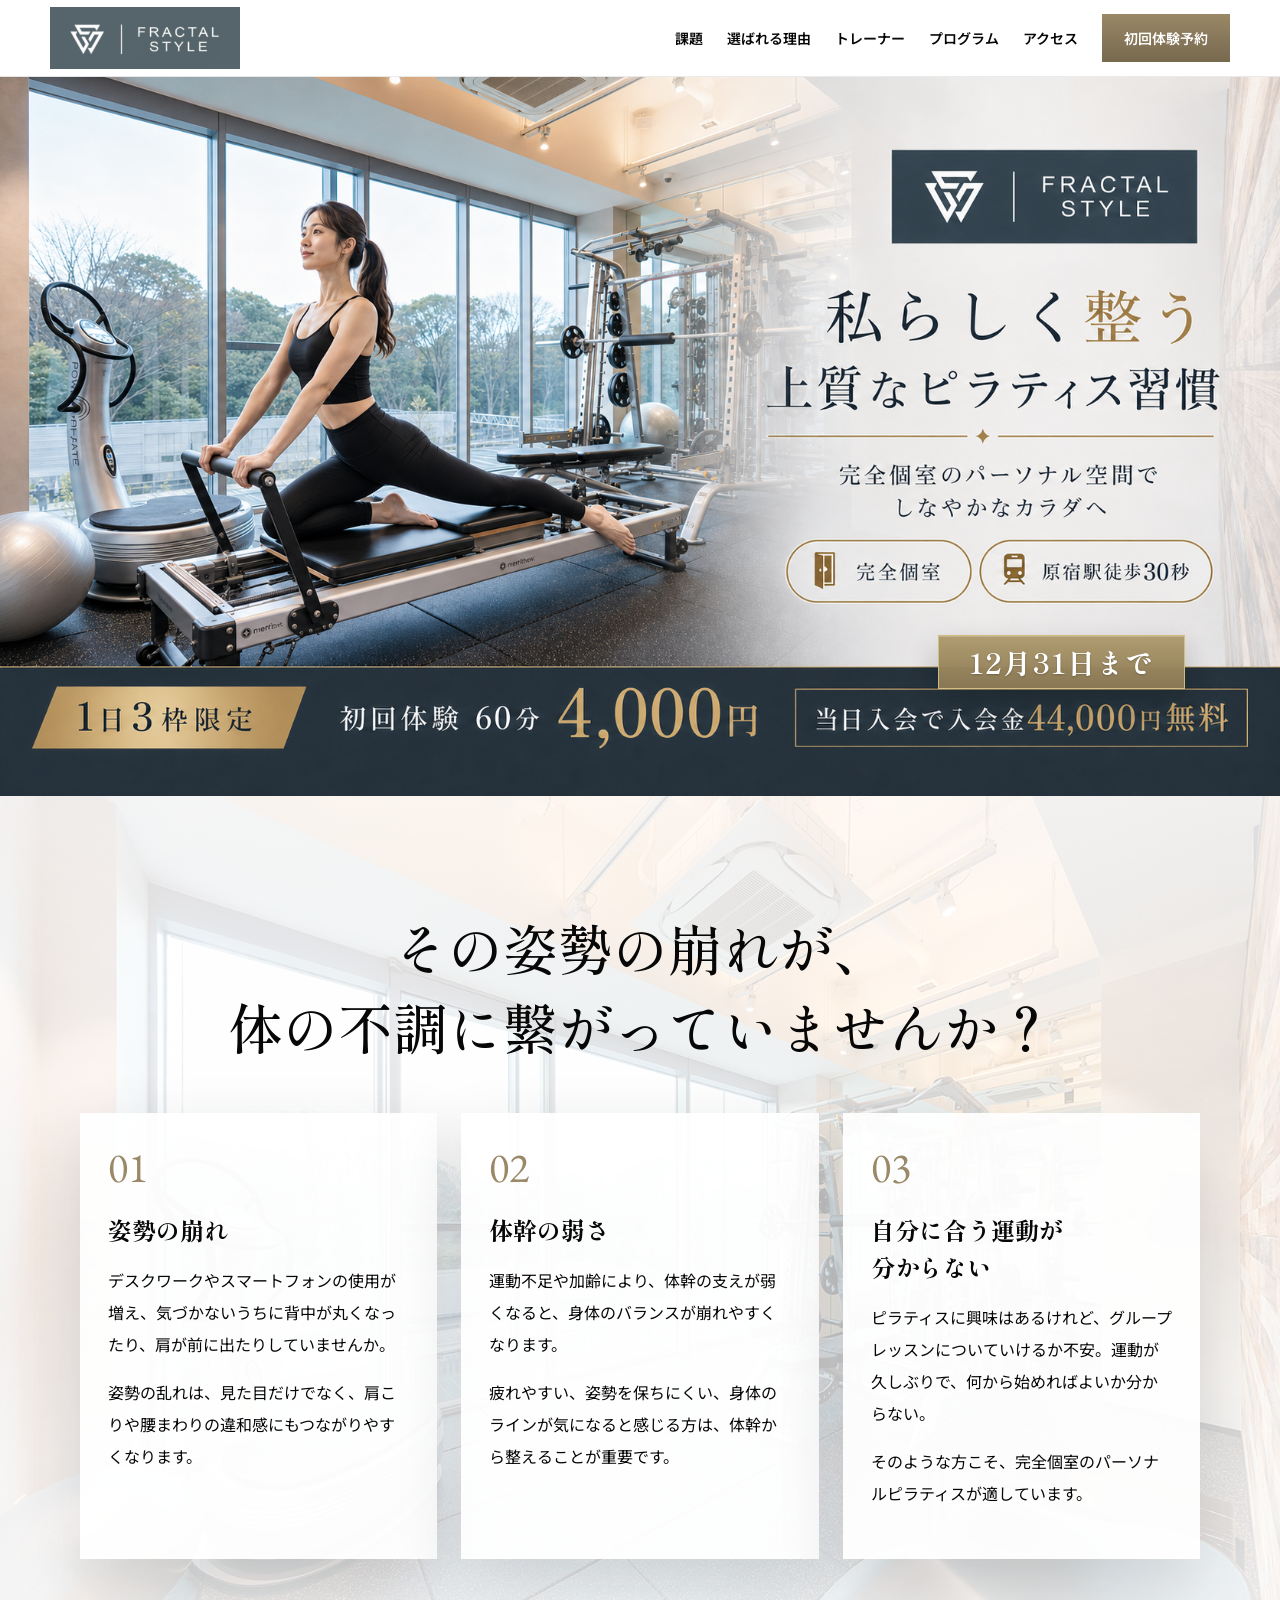
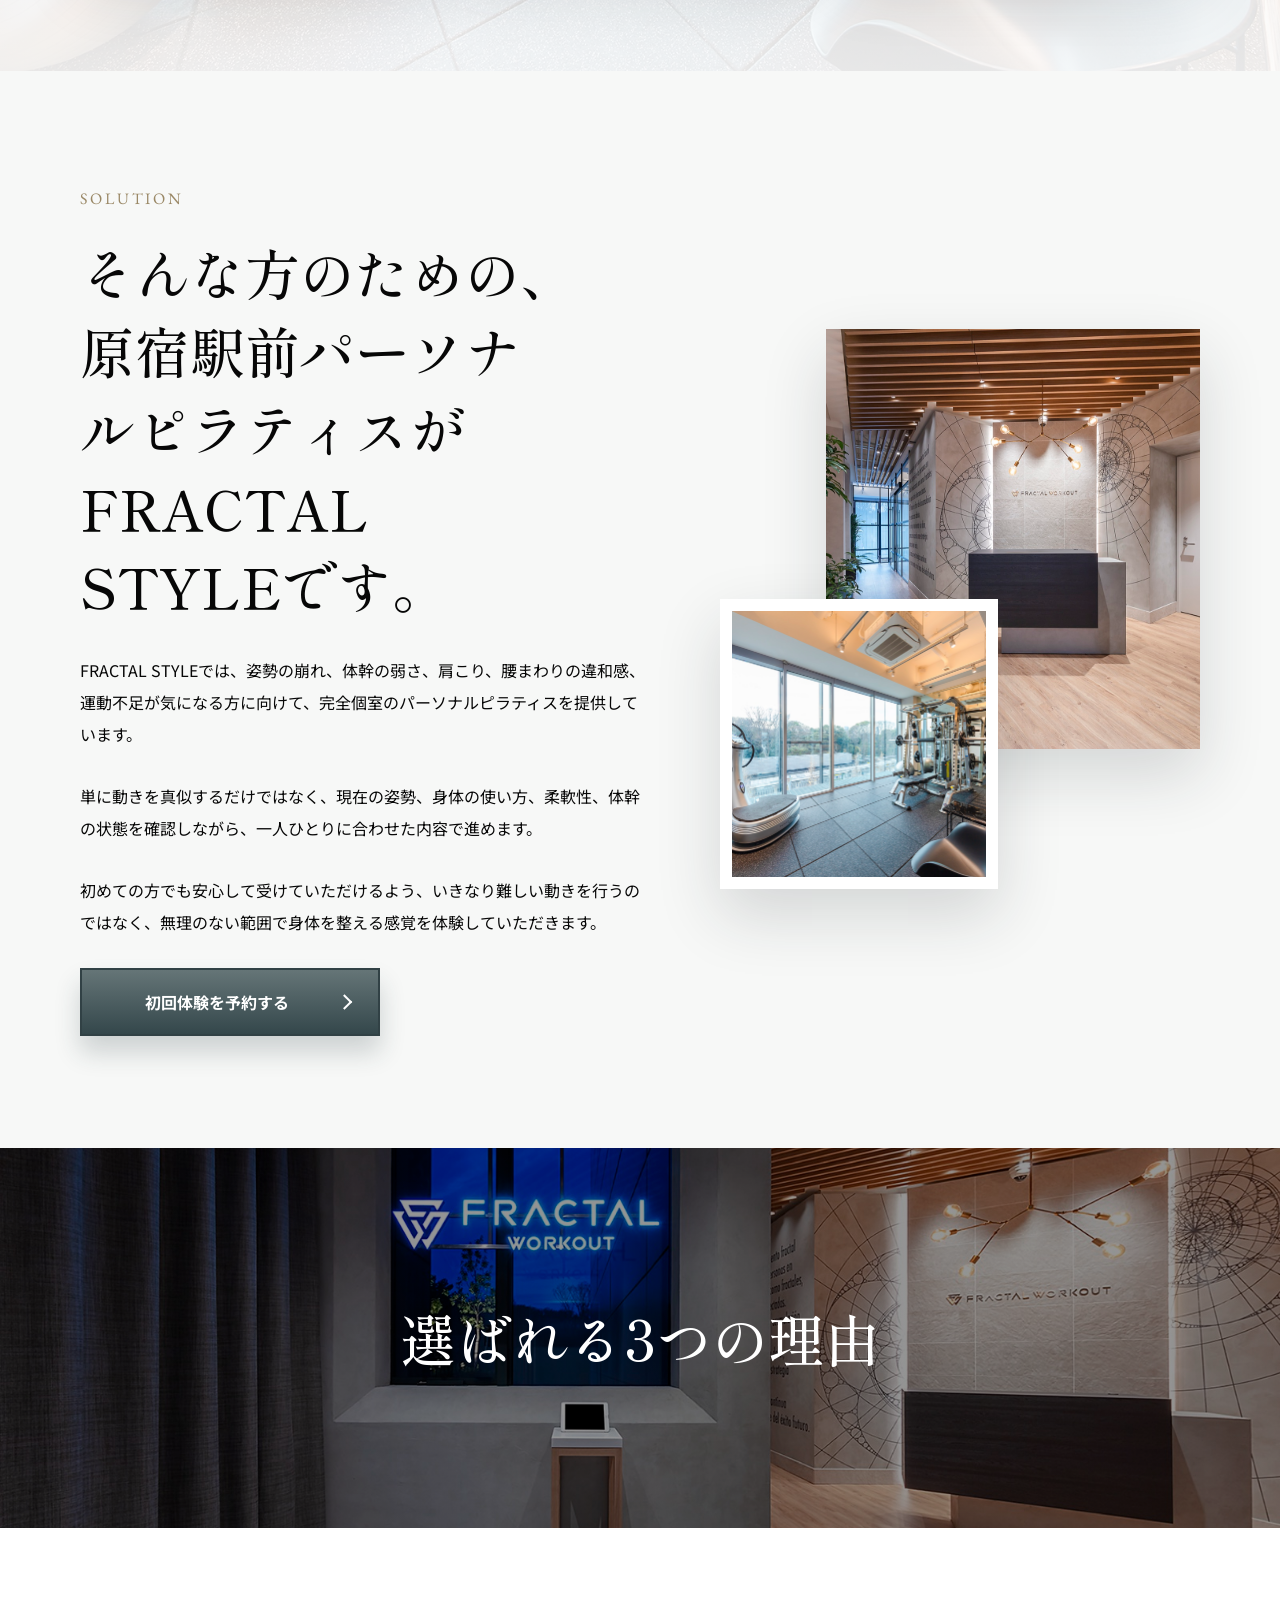
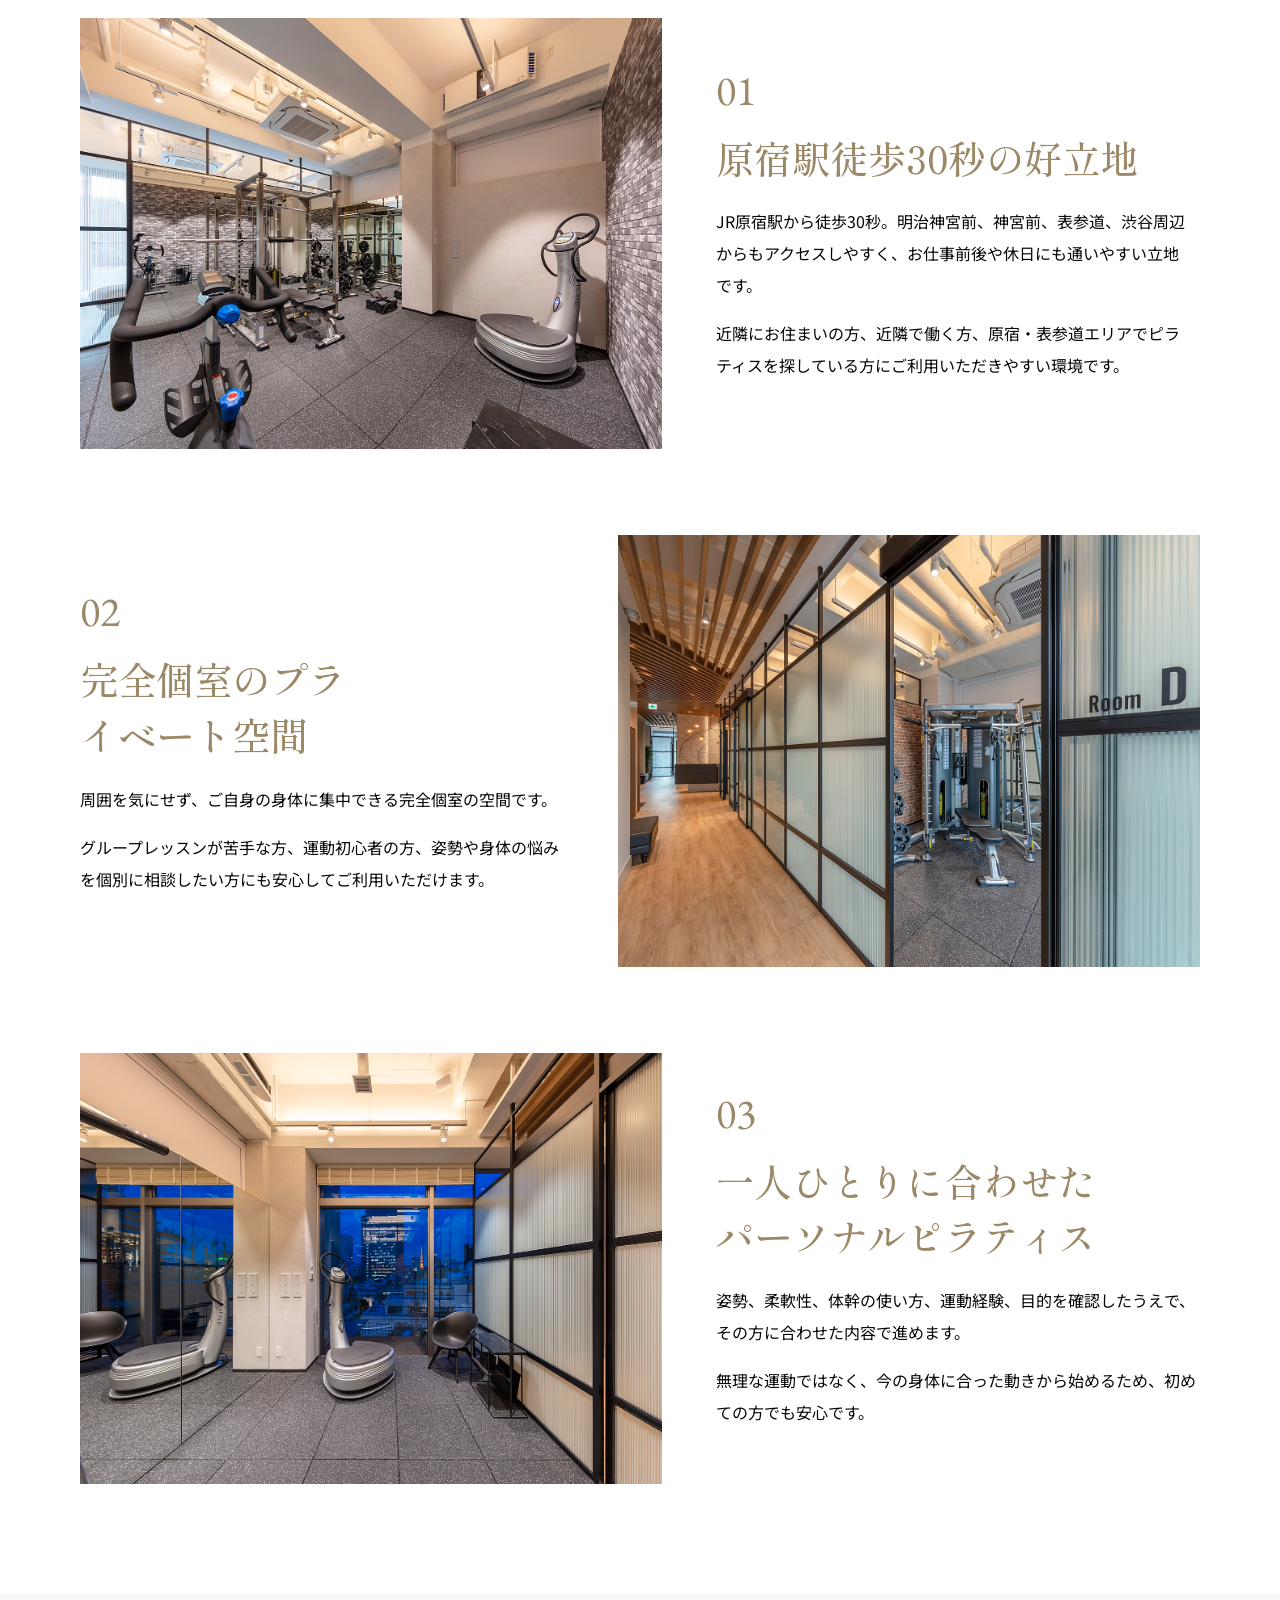
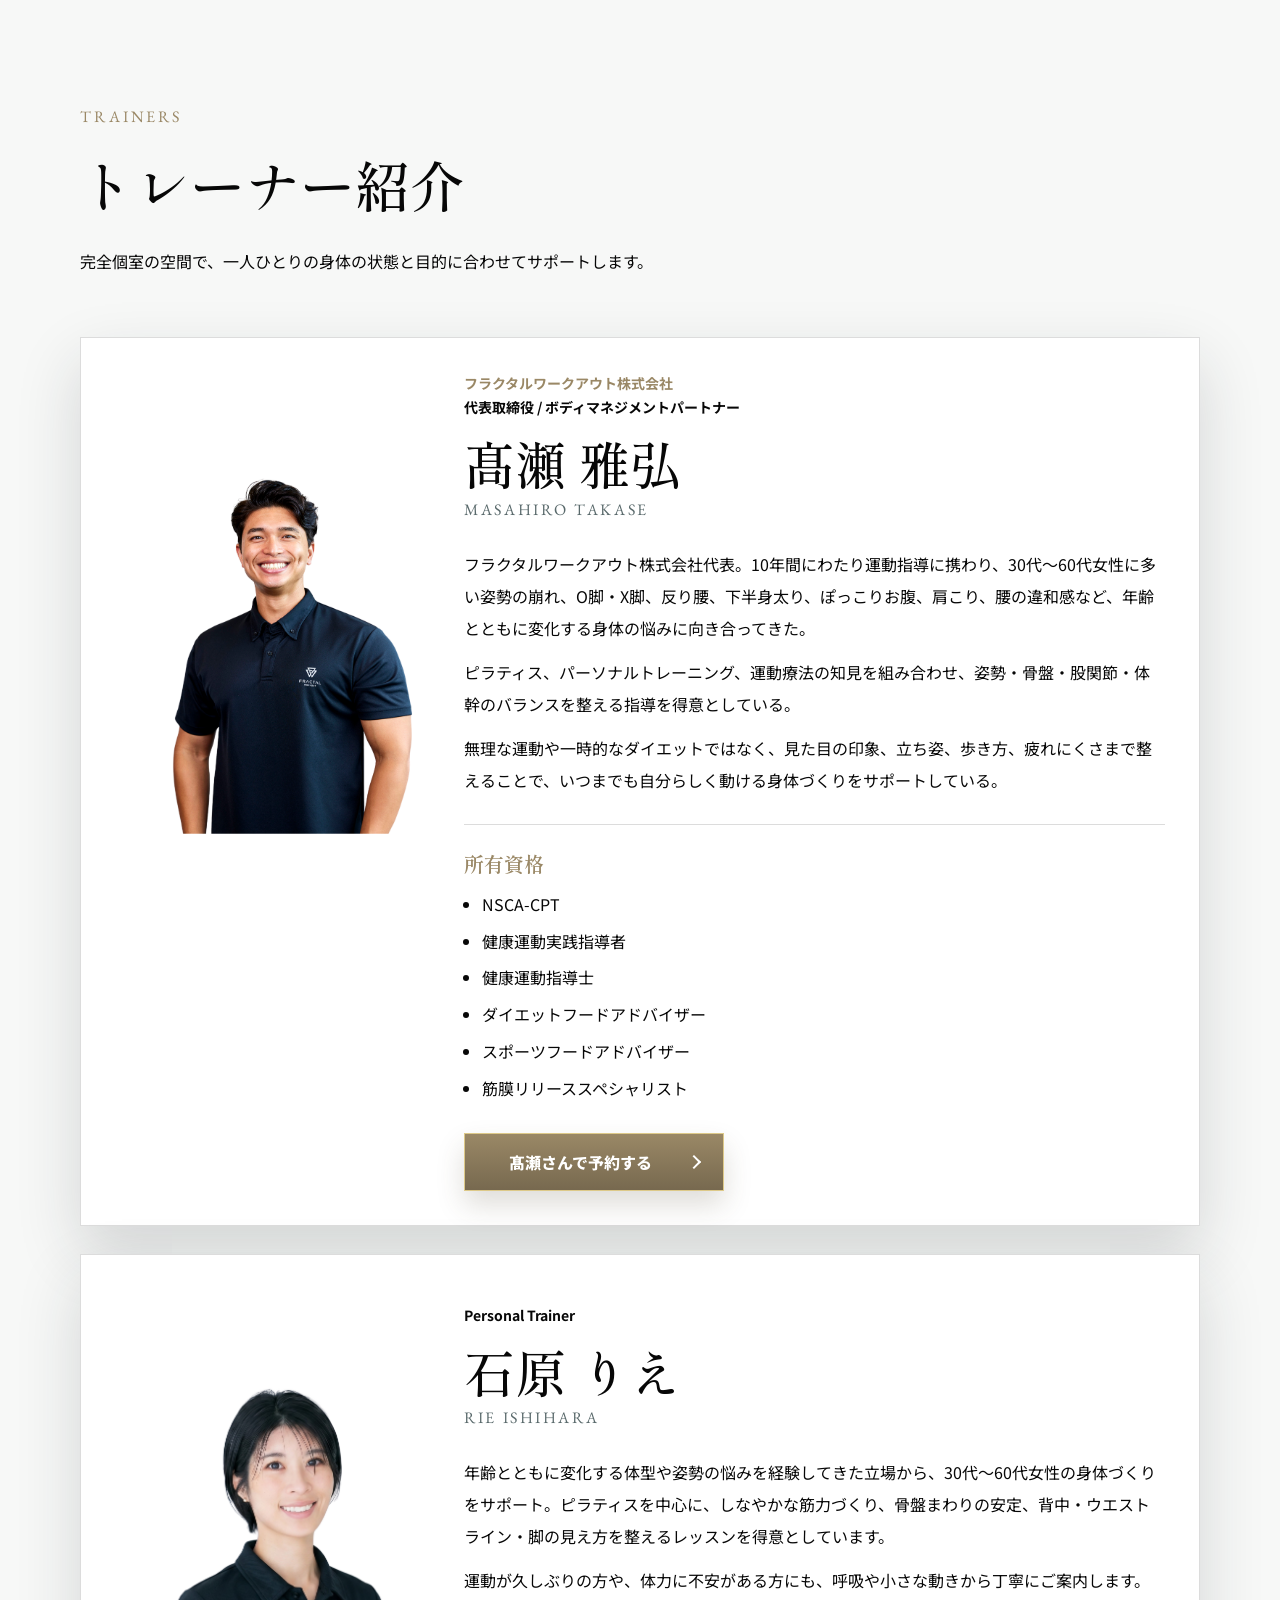
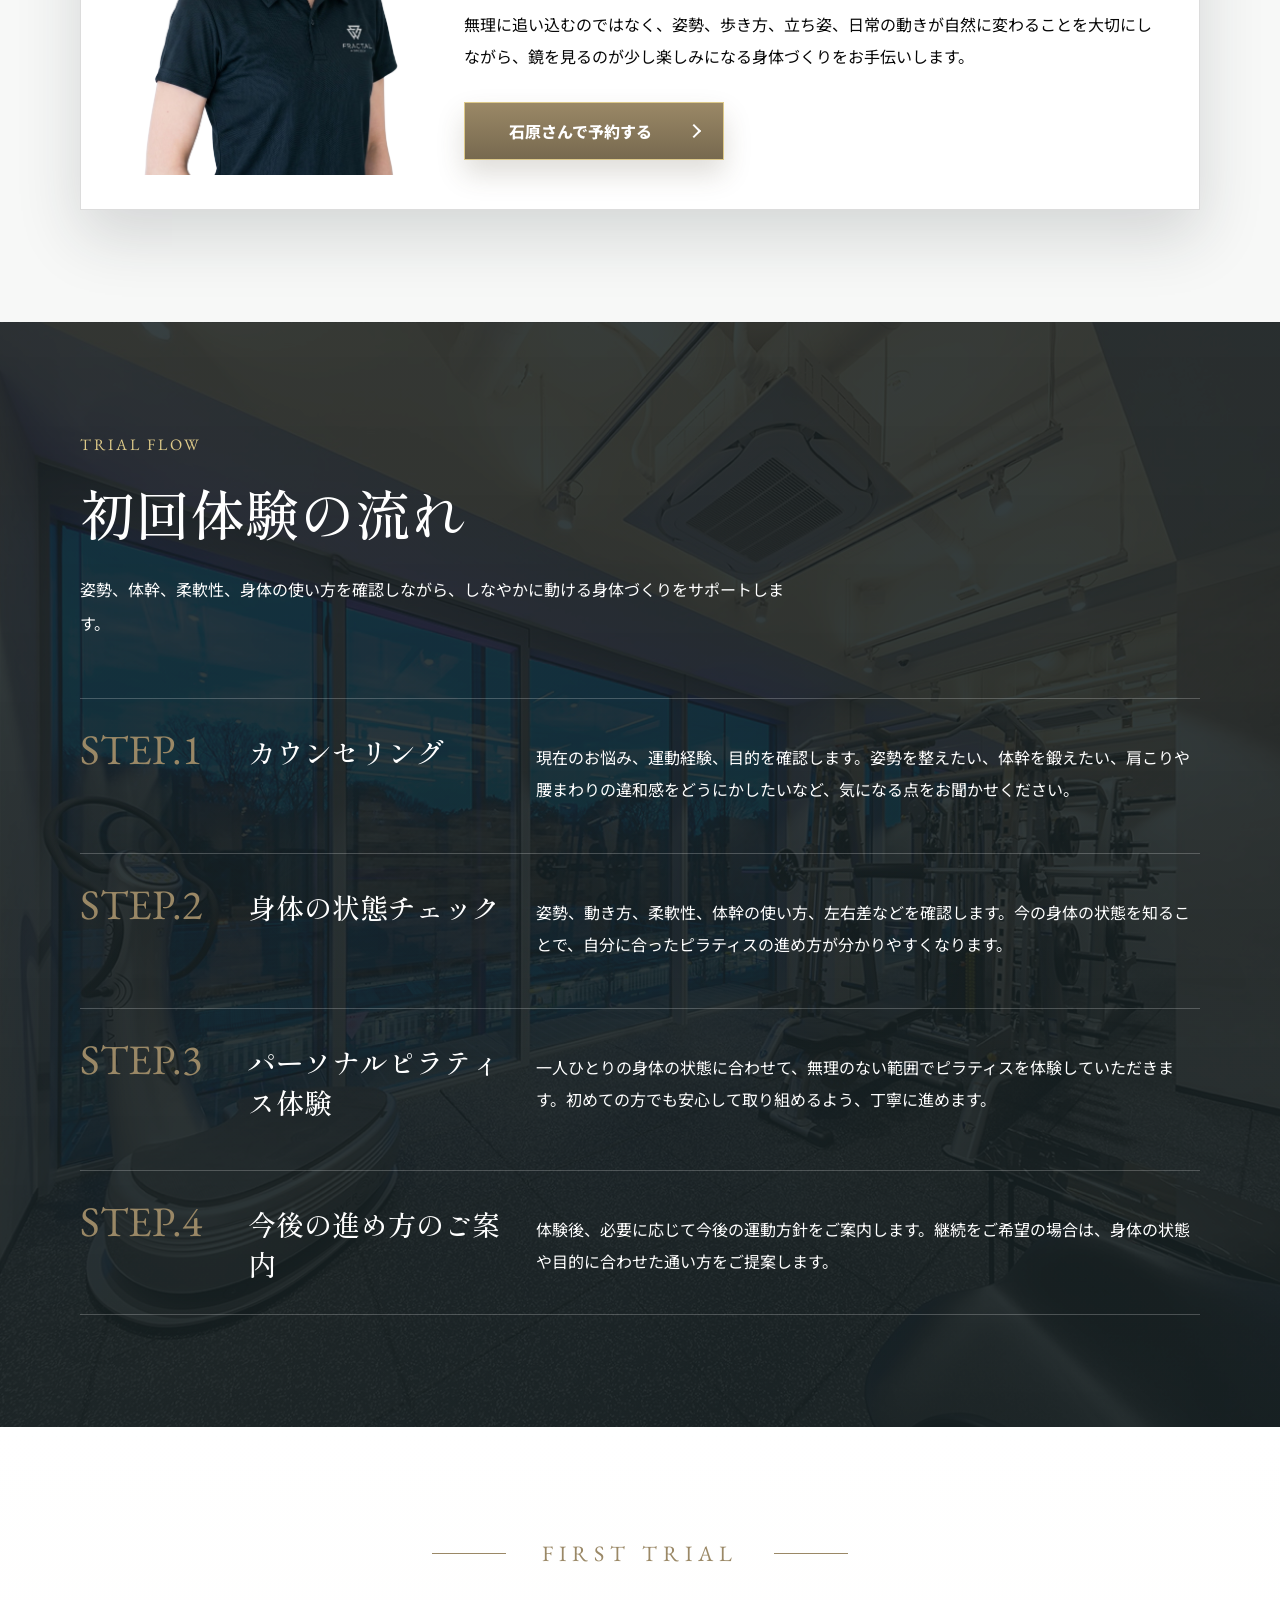
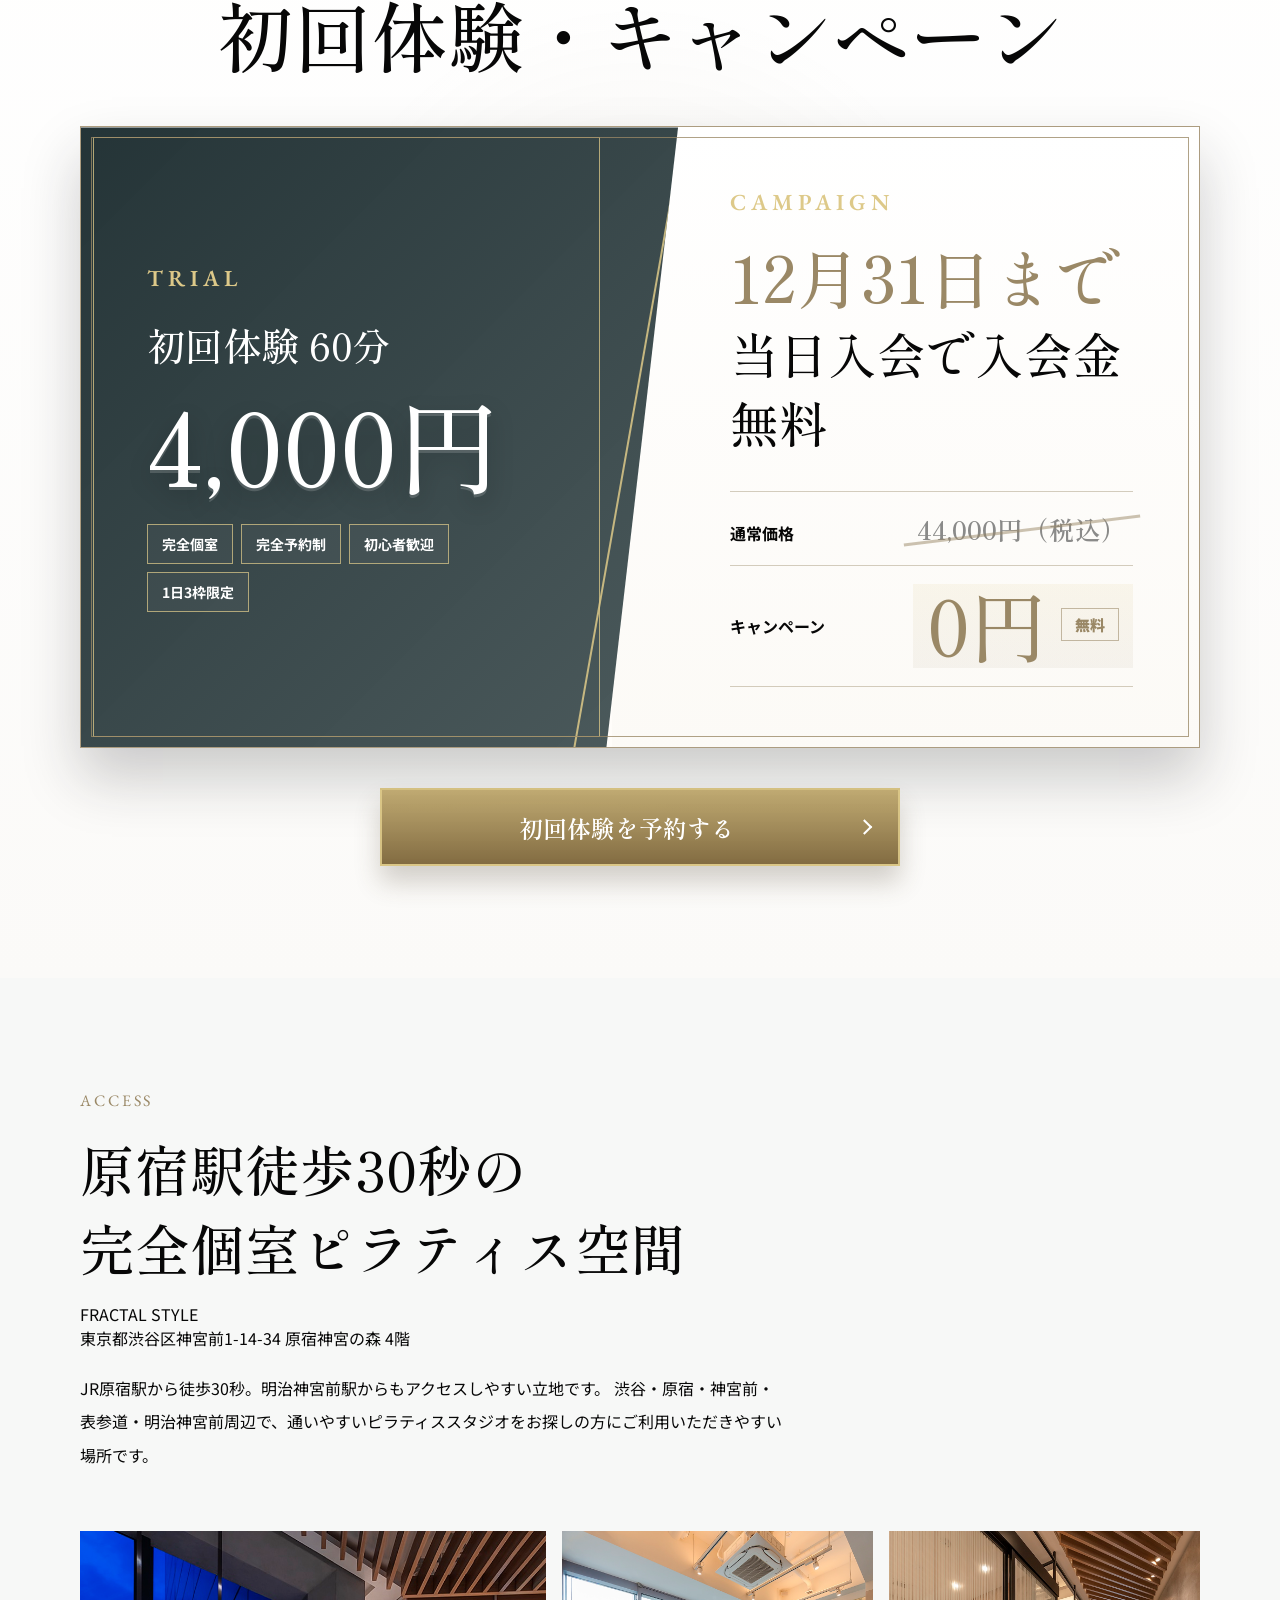
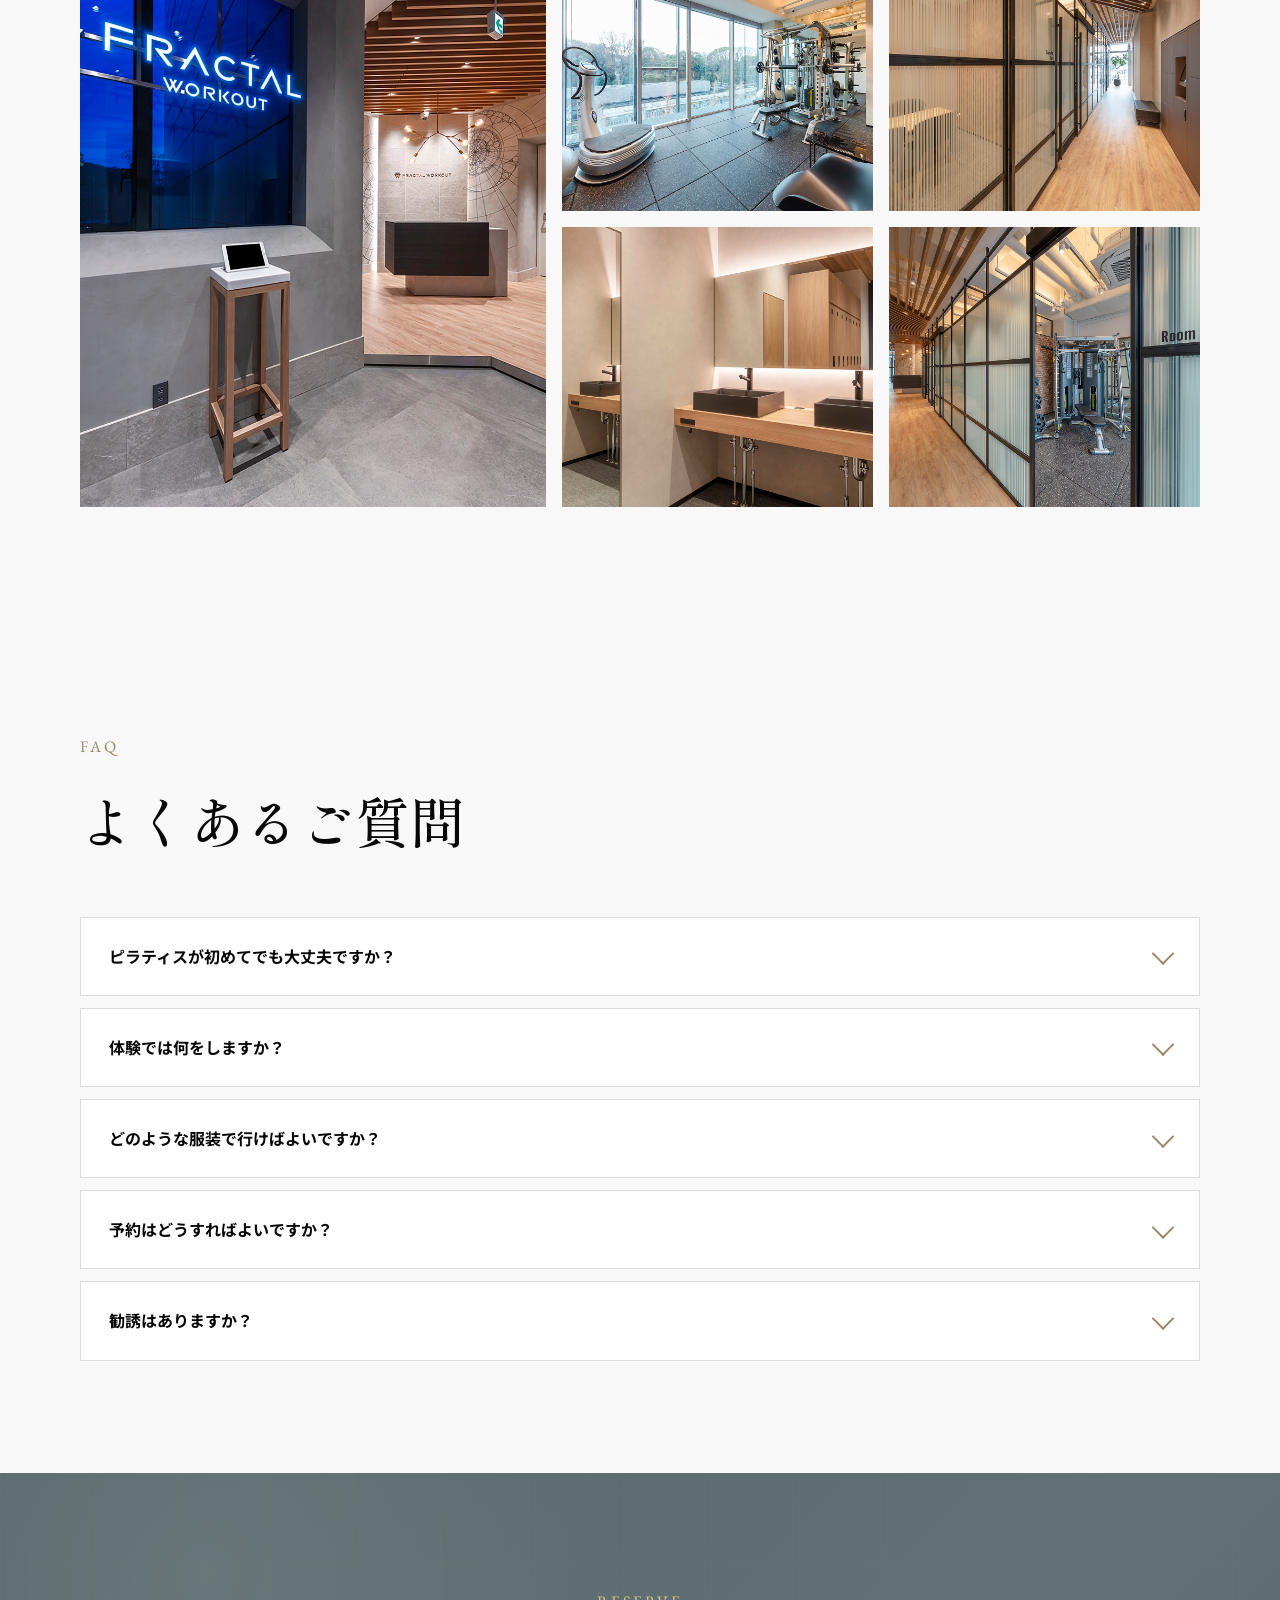
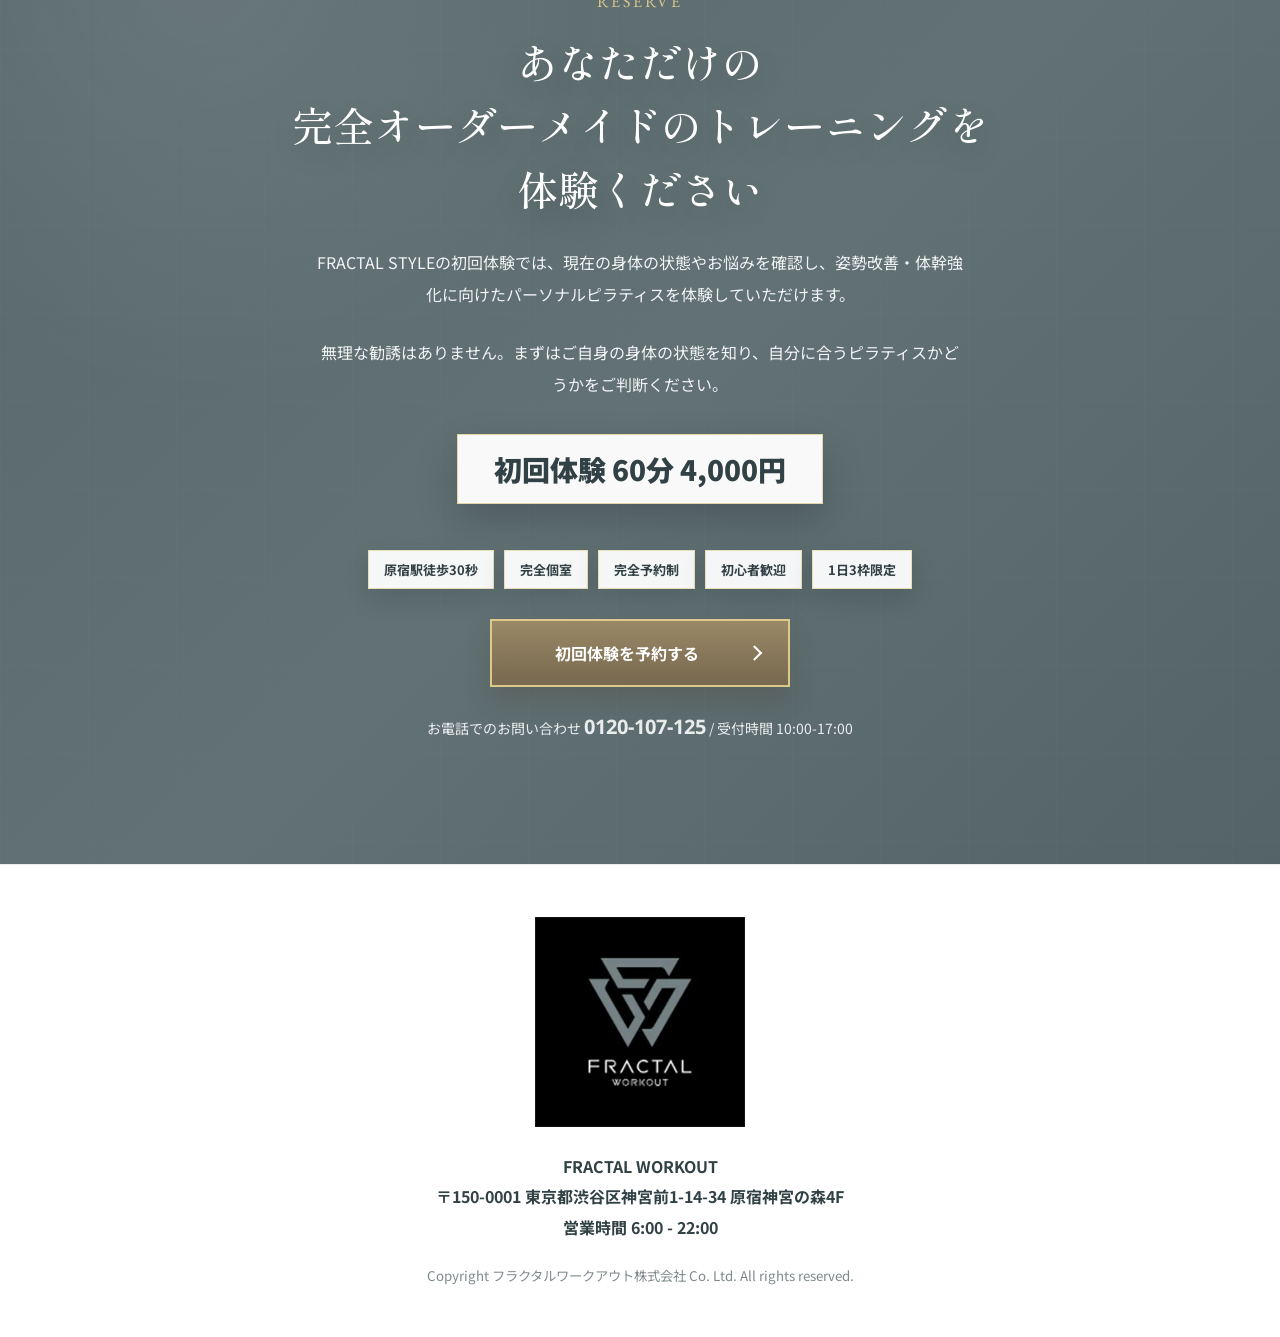
<file: index.html>
<!DOCTYPE html>
<html lang="ja">
  <head>
    <meta charset="UTF-8" />
    <meta name="viewport" content="width=device-width, initial-scale=1.0" />
	    <title>FRACTAL STYLE｜原宿駅前の完全個室パーソナルピラティス</title>
    <meta
      name="description"
	      content="原宿駅徒歩30秒。完全個室で始めるパーソナルピラティス。姿勢改善・体幹強化を目的とした初回体験60分4,000円。"
    />
    <link rel="preconnect" href="https://fonts.googleapis.com" />
    <link rel="preconnect" href="https://fonts.gstatic.com" crossorigin />
    <link
      href="https://fonts.googleapis.com/css2?family=EB+Garamond:wght@400;500;600&family=Noto+Sans+JP:wght@300;400;500;700;900&family=Noto+Sans:wght@400;600;700&family=Shippori+Mincho:wght@400;500;600;700&display=swap"
      rel="stylesheet"
    />
	    <link rel="stylesheet" href="./styles-bg2.css?v=20260519-trainer-footer1" />
  </head>
  <body>
    <header class="header" data-header>
      <div class="header__inner">
        <a class="header__logo" href="#top" aria-label="FRACTAL STYLE トップへ">
          <img src="./assets/images/fractal-style-logo-horizontal-reference.png?v=20260518-mobile-fv2" alt="FRACTAL STYLE" />
        </a>
        <button class="header__toggle" type="button" aria-label="メニューを開閉" data-menu-toggle>
          <span></span>
          <span></span>
        </button>
        <nav class="header__nav" data-nav>
	          <a href="#problem">課題</a>
	          <a href="#feature">選ばれる理由</a>
	          <a href="#trainers">トレーナー</a>
	          <a href="#program">プログラム</a>
	          <a href="#access">アクセス</a>
	          <a class="header__button" href="https://fractal-workout.stores.jp/reserve/fractal-workout/4897576/book/course_type?courseCanonicalId=946005">初回体験予約</a>
        </nav>
      </div>
    </header>

    <main id="top">
      <section class="fv">
        <div class="fv__media">
          <img src="./assets/images/hero-fractal-style-final-20260516.png?v=20260518-mobile-fv2" alt="FRACTAL STYLEの完全個室パーソナルピラティス" />
        </div>
        <div class="fv__deadline-pill" aria-label="キャンペーン期限">
          <span data-campaign-deadline>5月31日まで</span>
        </div>
        <div class="fv-mobile" aria-label="FRACTAL STYLEの完全個室パーソナルピラティス">
          <img class="fv-mobile__image" src="./assets/images/hero-fractal-style-mobile-revised-20260518.png?v=20260518-mobile-fv2" alt="私らしく整う上質なピラティス習慣。完全個室、原宿駅徒歩30秒。初回体験60分4,000円、当日入会で入会金44,000円無料。" />
        </div>
        <div class="fv-mobile-deadline" aria-label="キャンペーン期限">
          <span class="fv-mobile-deadline__label">CAMPAIGN</span>
          <span class="fv-mobile-deadline__date" data-campaign-deadline>5月31日まで</span>
        </div>
      </section>

      <section class="problem section" id="problem">
        <div class="inner">
          <h2 class="section-title reveal">
            <span class="line">その姿勢の崩れが、</span><br />
            <span class="line">体の不調に繋がっていませんか？</span>
          </h2>
          <div class="problem__grid">
            <article class="problem-card reveal">
              <span>01</span>
              <h3>姿勢の崩れ</h3>
              <p>デスクワークやスマートフォンの使用が増え、気づかないうちに背中が丸くなったり、肩が前に出たりしていませんか。</p>
              <p>姿勢の乱れは、見た目だけでなく、肩こりや腰まわりの違和感にもつながりやすくなります。</p>
            </article>
            <article class="problem-card reveal">
              <span>02</span>
              <h3>体幹の弱さ</h3>
              <p>運動不足や加齢により、体幹の支えが弱くなると、身体のバランスが崩れやすくなります。</p>
              <p>疲れやすい、姿勢を保ちにくい、身体のラインが気になると感じる方は、体幹から整えることが重要です。</p>
            </article>
            <article class="problem-card reveal">
              <span>03</span>
              <h3>自分に合う運動が<br />分からない</h3>
              <p>ピラティスに興味はあるけれど、グループレッスンについていけるか不安。運動が久しぶりで、何から始めればよいか分からない。</p>
              <p>そのような方こそ、完全個室のパーソナルピラティスが適しています。</p>
            </article>
          </div>
        </div>
      </section>

      <section class="concept section" id="concept">
        <div class="inner concept__inner">
          <div class="concept__text reveal">
            <p class="section-label">SOLUTION</p>
            <h2 class="concept__title">
              <span class="line">そんな方のための、</span><br />
              <span class="line">原宿駅前パーソナルピラティスが</span><br />
              <span class="line">FRACTAL STYLEです。</span>
            </h2>
            <p>
              FRACTAL STYLEでは、姿勢の崩れ、体幹の弱さ、肩こり、腰まわりの違和感、運動不足が気になる方に向けて、完全個室のパーソナルピラティスを提供しています。
            </p>
            <p>
              単に動きを真似するだけではなく、現在の姿勢、身体の使い方、柔軟性、体幹の状態を確認しながら、一人ひとりに合わせた内容で進めます。
            </p>
            <p>
              初めての方でも安心して受けていただけるよう、いきなり難しい動きを行うのではなく、無理のない範囲で身体を整える感覚を体験していただきます。
            </p>
            <a class="button button--dark" href="https://fractal-workout.stores.jp/reserve/fractal-workout/4897576/book/course_type?courseCanonicalId=946005">初回体験を予約する</a>
          </div>
          <div class="concept__images reveal">
            <img src="./assets/images/interior_reception_01.jpg" alt="FRACTAL STYLEの受付空間" />
            <img src="./assets/images/interior_gym_day_01.jpg" alt="自然光が入る完全個室トレーニング空間" />
          </div>
        </div>
      </section>

      <section class="feature" id="feature">
        <div class="feature__heading reveal">
          <h2>選ばれる3つの理由</h2>
        </div>
        <div class="inner feature__list">
          <article class="feature-item reveal">
            <div class="feature-item__image">
              <img src="./assets/images/interior_gym_day_02.jpg" alt="原宿駅徒歩30秒のジム空間" />
            </div>
            <div class="feature-item__body">
              <span>01</span>
              <h3>原宿駅徒歩30秒の好立地</h3>
              <p>JR原宿駅から徒歩30秒。明治神宮前、神宮前、表参道、渋谷周辺からもアクセスしやすく、お仕事前後や休日にも通いやすい立地です。</p>
              <p>近隣にお住まいの方、近隣で働く方、原宿・表参道エリアでピラティスを探している方にご利用いただきやすい環境です。</p>
            </div>
          </article>
          <article class="feature-item feature-item--reverse reveal">
            <div class="feature-item__image">
              <img src="./assets/images/interior_private_room_01.jpg" alt="完全個室のプライベート空間" />
            </div>
            <div class="feature-item__body">
              <span>02</span>
              <h3>完全個室のプライベート空間</h3>
              <p>周囲を気にせず、ご自身の身体に集中できる完全個室の空間です。</p>
              <p>グループレッスンが苦手な方、運動初心者の方、姿勢や身体の悩みを個別に相談したい方にも安心してご利用いただけます。</p>
            </div>
          </article>
          <article class="feature-item reveal">
            <div class="feature-item__image">
              <img src="./assets/images/interior_gym_night_02.jpg" alt="一人ひとりに合わせた体験設計" />
            </div>
            <div class="feature-item__body">
              <span>03</span>
              <h3>一人ひとりに合わせた<br />パーソナルピラティス</h3>
              <p>姿勢、柔軟性、体幹の使い方、運動経験、目的を確認したうえで、その方に合わせた内容で進めます。</p>
              <p>無理な運動ではなく、今の身体に合った動きから始めるため、初めての方でも安心です。</p>
            </div>
          </article>
        </div>
      </section>

      <section class="trainers section" id="trainers">
        <div class="inner">
          <div class="heading-block reveal">
            <p class="section-label">TRAINERS</p>
            <h2>トレーナー紹介</h2>
            <p>完全個室の空間で、一人ひとりの身体の状態と目的に合わせてサポートします。</p>
          </div>
          <div class="trainers__grid">
            <article class="trainer-card trainer-card--primary reveal">
              <div class="trainer-card__image">
                <img src="./assets/images/trainer_masahiro_takase_20260518.png" alt="髙瀬 雅弘" />
              </div>
              <div class="trainer-card__body">
                <p class="trainer-card__company">フラクタルワークアウト株式会社</p>
                <p class="trainer-card__role">代表取締役 / ボディマネジメントパートナー</p>
                <h3>髙瀬 雅弘</h3>
                <p class="trainer-card__en">MASAHIRO TAKASE</p>
                <div class="trainer-card__bio">
                  <p>フラクタルワークアウト株式会社代表。10年間にわたり運動指導に携わり、30代〜60代女性に多い姿勢の崩れ、O脚・X脚、反り腰、下半身太り、ぽっこりお腹、肩こり、腰の違和感など、年齢とともに変化する身体の悩みに向き合ってきた。</p>
                  <p>ピラティス、パーソナルトレーニング、運動療法の知見を組み合わせ、姿勢・骨盤・股関節・体幹のバランスを整える指導を得意としている。</p>
                  <p>無理な運動や一時的なダイエットではなく、見た目の印象、立ち姿、歩き方、疲れにくさまで整えることで、いつまでも自分らしく動ける身体づくりをサポートしている。</p>
                </div>
                <div class="trainer-card__details">
                  <div>
                    <h4>所有資格</h4>
                    <ul>
                      <li>NSCA-CPT</li>
                      <li>健康運動実践指導者</li>
                      <li>健康運動指導士</li>
                      <li>ダイエットフードアドバイザー</li>
                      <li>スポーツフードアドバイザー</li>
                      <li>筋膜リリーススペシャリスト</li>
                    </ul>
                  </div>
                </div>
                <a class="trainer-card__button" href="https://fractal-workout.stores.jp/reserve/fractal-workout/4897576/book/course_type?courseCanonicalId=946005">髙瀬さんで予約する</a>
              </div>
            </article>
            <article class="trainer-card reveal">
              <div class="trainer-card__image">
                <img src="./assets/images/trainer_rie_ishihara_20260518.png" alt="石原 りえ" />
              </div>
              <div class="trainer-card__body">
                <p class="trainer-card__role">Personal Trainer</p>
                <h3>石原 りえ</h3>
                <p class="trainer-card__en">RIE ISHIHARA</p>
                <div class="trainer-card__bio">
                  <p>年齢とともに変化する体型や姿勢の悩みを経験してきた立場から、30代〜60代女性の身体づくりをサポート。ピラティスを中心に、しなやかな筋力づくり、骨盤まわりの安定、背中・ウエストライン・脚の見え方を整えるレッスンを得意としています。</p>
                  <p>運動が久しぶりの方や、体力に不安がある方にも、呼吸や小さな動きから丁寧にご案内します。</p>
                  <p>無理に追い込むのではなく、姿勢、歩き方、立ち姿、日常の動きが自然に変わることを大切にしながら、鏡を見るのが少し楽しみになる身体づくりをお手伝いします。</p>
                </div>
                <a class="trainer-card__button" href="https://fractal-workout.stores.jp/reserve/fractal-workout/4897576/book/course_type?courseCanonicalId=9">石原さんで予約する</a>
              </div>
            </article>
          </div>
        </div>
      </section>

      <section class="program section" id="program">
        <div class="inner">
          <div class="heading-block heading-block--light reveal">
            <p class="section-label">TRIAL FLOW</p>
            <h2>
              <span class="line">初回体験の流れ</span>
            </h2>
            <p>姿勢、体幹、柔軟性、身体の使い方を確認しながら、しなやかに動ける身体づくりをサポートします。</p>
          </div>
          <div class="program__steps">
            <article class="step reveal">
              <span>STEP.1</span>
              <h3>カウンセリング</h3>
              <p>現在のお悩み、運動経験、目的を確認します。姿勢を整えたい、体幹を鍛えたい、肩こりや腰まわりの違和感をどうにかしたいなど、気になる点をお聞かせください。</p>
            </article>
            <article class="step reveal">
              <span>STEP.2</span>
              <h3>身体の状態チェック</h3>
              <p>姿勢、動き方、柔軟性、体幹の使い方、左右差などを確認します。今の身体の状態を知ることで、自分に合ったピラティスの進め方が分かりやすくなります。</p>
            </article>
            <article class="step reveal">
              <span>STEP.3</span>
              <h3>パーソナルピラティス体験</h3>
              <p>一人ひとりの身体の状態に合わせて、無理のない範囲でピラティスを体験していただきます。初めての方でも安心して取り組めるよう、丁寧に進めます。</p>
            </article>
            <article class="step reveal">
              <span>STEP.4</span>
              <h3>今後の進め方のご案内</h3>
              <p>体験後、必要に応じて今後の運動方針をご案内します。継続をご希望の場合は、身体の状態や目的に合わせた通い方をご提案します。</p>
            </article>
          </div>
        </div>
      </section>

      <section class="offer section" id="trial">
        <div class="inner offer__inner reveal">
          <p class="section-label">FIRST TRIAL</p>
          <h2>初回体験・キャンペーン</h2>
          <div class="trial-panel" aria-label="初回体験とキャンペーン">
            <div class="trial-panel__main">
              <p class="trial-panel__label">TRIAL</p>
              <p class="trial-panel__title">初回体験 60分</p>
              <p class="trial-panel__price">4,000円</p>
              <div class="trial-panel__badges" aria-label="初回体験の特徴">
                <span>完全個室</span>
                <span>完全予約制</span>
                <span>初心者歓迎</span>
                <span>1日3枠限定</span>
              </div>
            </div>
            <div class="trial-panel__campaign">
              <p class="trial-panel__label">CAMPAIGN</p>
              <h3>
                <span data-campaign-deadline>5月31日まで</span><br />
                当日入会で入会金無料
              </h3>
              <dl>
                <div>
                  <dt>通常価格</dt>
                  <dd class="trial-panel__normal-price"><span>44,000円（税込）</span></dd>
                </div>
                <div>
                  <dt>キャンペーン</dt>
                  <dd class="trial-panel__free-price"><span>0円</span><em>無料</em></dd>
                </div>
              </dl>
            </div>
          </div>
          <a class="button" href="https://fractal-workout.stores.jp/reserve/fractal-workout/4897576/book/course_type?courseCanonicalId=946005">初回体験を予約する</a>
        </div>
      </section>

      <section class="private section" id="access">
        <div class="inner">
          <div class="heading-block reveal">
            <p class="section-label">ACCESS</p>
            <h2>
              <span class="line">原宿駅徒歩30秒の</span><br />
              <span class="line">完全個室<br class="sp" />ピラティス空間</span>
            </h2>
            <p>
              FRACTAL STYLE<br />
              東京都渋谷区神宮前1-14-34 原宿神宮の森 4階
            </p>
            <p>
              JR原宿駅から徒歩30秒。明治神宮前駅からもアクセスしやすい立地です。
              渋谷・原宿・神宮前・表参道・明治神宮前周辺で、通いやすいピラティススタジオをお探しの方にご利用いただきやすい場所です。
            </p>
          </div>
          <div class="private__gallery">
            <img class="reveal" src="./assets/images/interior_logo_wall_01.jpg" alt="FRACTAL STYLEのエントランス" />
            <img class="reveal" src="./assets/images/interior_gym_day_01.jpg" alt="明るいトレーニングエリア" />
            <img class="reveal" src="./assets/images/interior_hallway_01.jpg" alt="完全個室へ続く廊下" />
            <img class="reveal" src="./assets/images/interior_powder_01.jpg" alt="パウダールーム" />
            <img class="reveal" src="./assets/images/interior_room_d_20260519.jpg" alt="完全個室のピラティスルーム" />
          </div>
        </div>
      </section>

      <section class="faq section">
        <div class="inner">
          <div class="heading-block reveal">
            <p class="section-label">FAQ</p>
            <h2>よくあるご質問</h2>
          </div>
          <div class="faq__list reveal">
            <details>
              <summary>ピラティスが初めてでも大丈夫ですか？</summary>
              <p>はい。未経験者でも、経験者でもレベル・目的・身体の状態に合わせて無理のない範囲で進めますので、ご安心してお越しくださいませ。</p>
            </details>
            <details>
              <summary>体験では何をしますか？</summary>
              <p>現在のお悩みや目的を確認したうえで、姿勢・柔軟性・筋力の簡単なチェックを行わせていただき、レベルに合わせた内容でピラティスを実施させていただきます。</p>
            </details>
            <details>
              <summary>どのような服装で行けばよいですか？</summary>
              <p>運動中は室温管理も行なっておりますが、ご自身の運動時の体温に適した・動きやすい服装でお越しください。</p>
            </details>
            <details>
              <summary>予約はどうすればよいですか？</summary>
              <p>予約ボタンより、担当インストラクターを選択し、「ゲスト予約」または「ログイン予約」からお申し込みください。</p>
            </details>
            <details>
              <summary>勧誘はありますか？</summary>
              <p>無理な勧誘はありません。体験後に継続をご希望の場合は、身体の状態や目的に合わせた通い方をご案内します。</p>
            </details>
          </div>
        </div>
      </section>

      <section class="cta" id="reserve">
        <div class="cta__overlay">
          <div class="inner cta__inner reveal">
            <p class="section-label">RESERVE</p>
            <h2>
              <span class="line">あなただけの</span><br />
              <span class="line">完全オーダーメイドの<br class="sp" />トレーニングを</span><br />
              <span class="line">体験ください</span>
            </h2>
            <p>
              FRACTAL STYLEの初回体験では、現在の身体の状態やお悩みを確認し、姿勢改善・体幹強化に向けたパーソナルピラティスを体験していただけます。
            </p>
            <p>無理な勧誘はありません。まずはご自身の身体の状態を知り、自分に合うピラティスかどうかをご判断ください。</p>
            <div class="cta__limit">初回体験 60分 4,000円</div>
            <div class="fv__badges cta__badges">
              <span>原宿駅徒歩30秒</span>
              <span>完全個室</span>
              <span>完全予約制</span>
              <span>初心者歓迎</span>
              <span>1日3枠限定</span>
            </div>
            <a class="button" href="https://fractal-workout.stores.jp/reserve/fractal-workout/4897576/book/course_type?courseCanonicalId=946005">初回体験を予約する</a>
            <p class="cta__tel">お電話でのお問い合わせ <a href="tel:0120107125">0120-107-125</a> / 受付時間 10:00-17:00</p>
          </div>
        </div>
      </section>
    </main>

    <footer class="footer">
      <div class="inner footer__inner">
        <img src="./assets/images/logo.webp" alt="FRACTAL WORKOUT" />
        <p>
          FRACTAL WORKOUT<br />
          〒150-0001 東京都渋谷区神宮前1-14-34 原宿神宮の森4F<br />
          営業時間 6:00 - 22:00
        </p>
        <small>Copyright フラクタルワークアウト株式会社 Co. Ltd. All rights reserved.</small>
      </div>
    </footer>
    <script src="./script.js?v=20260518-mobile-fv2"></script>
  </body>
</html>
</file>
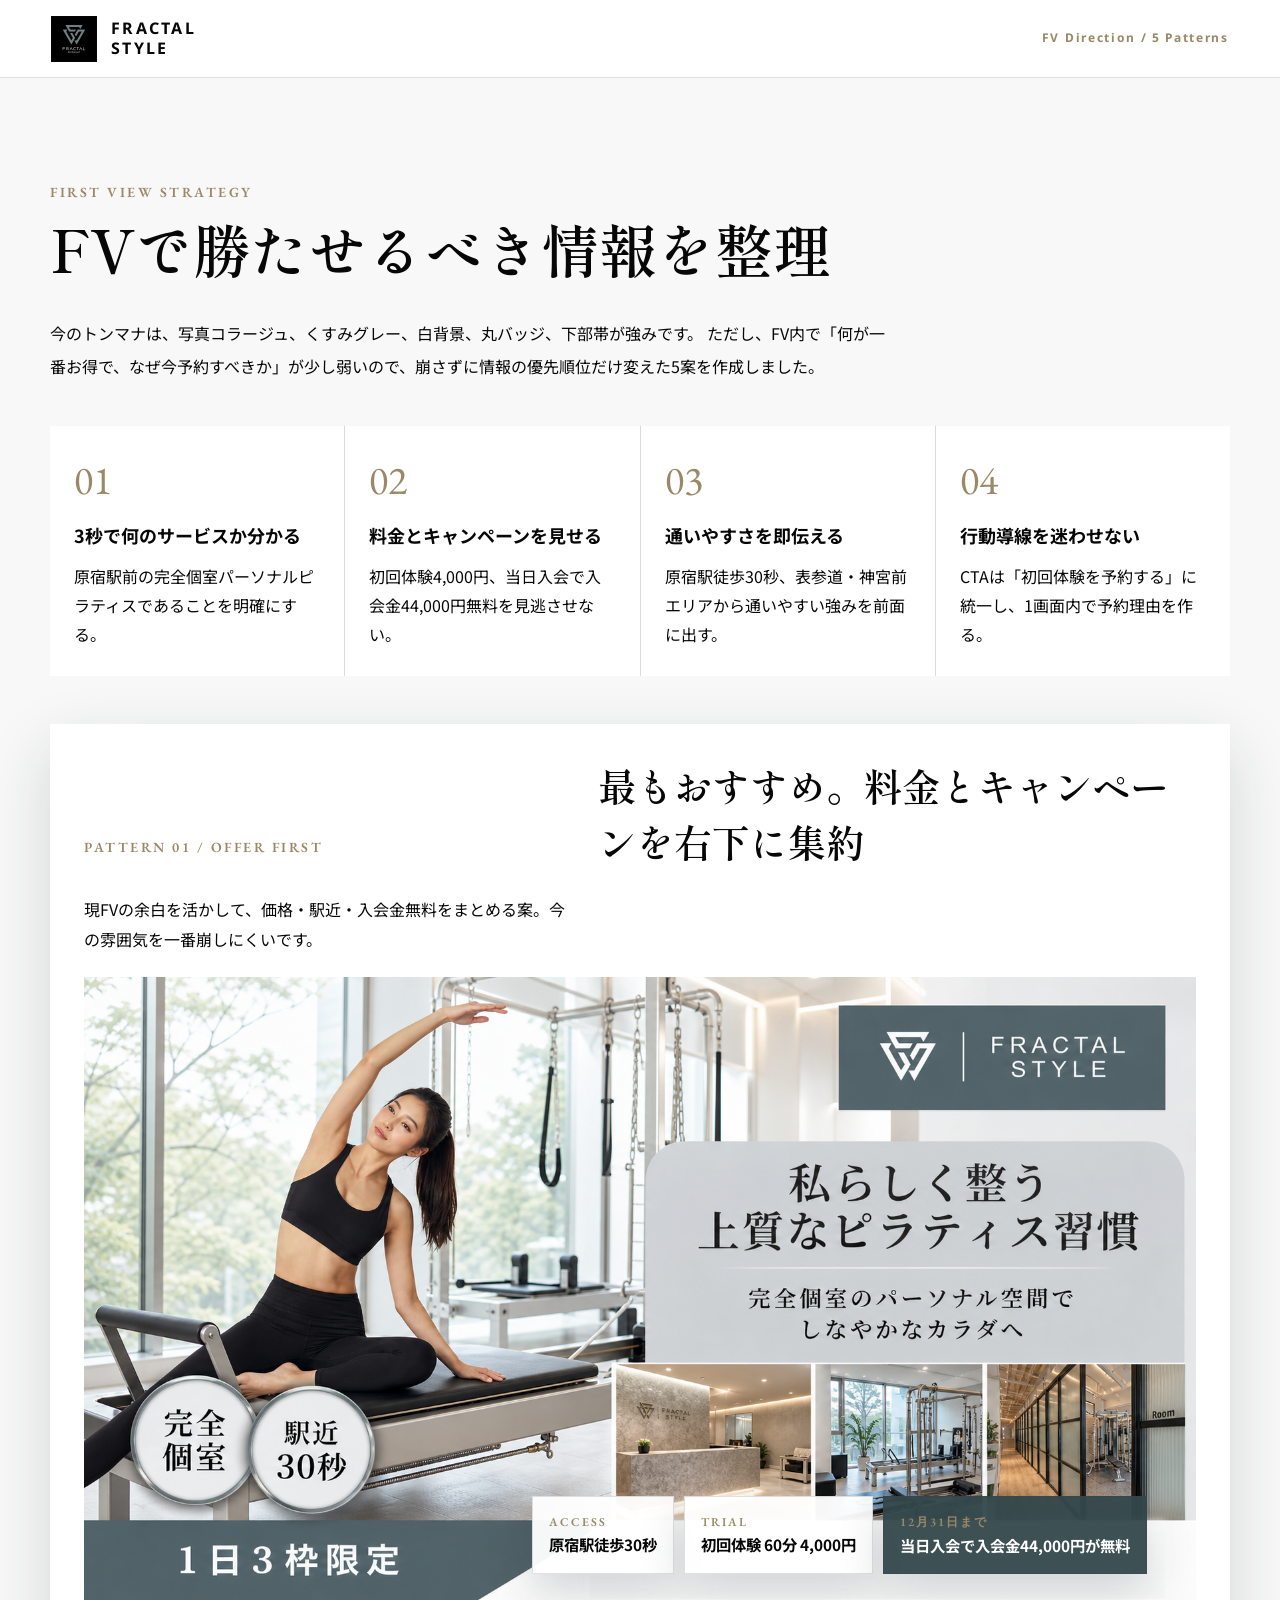
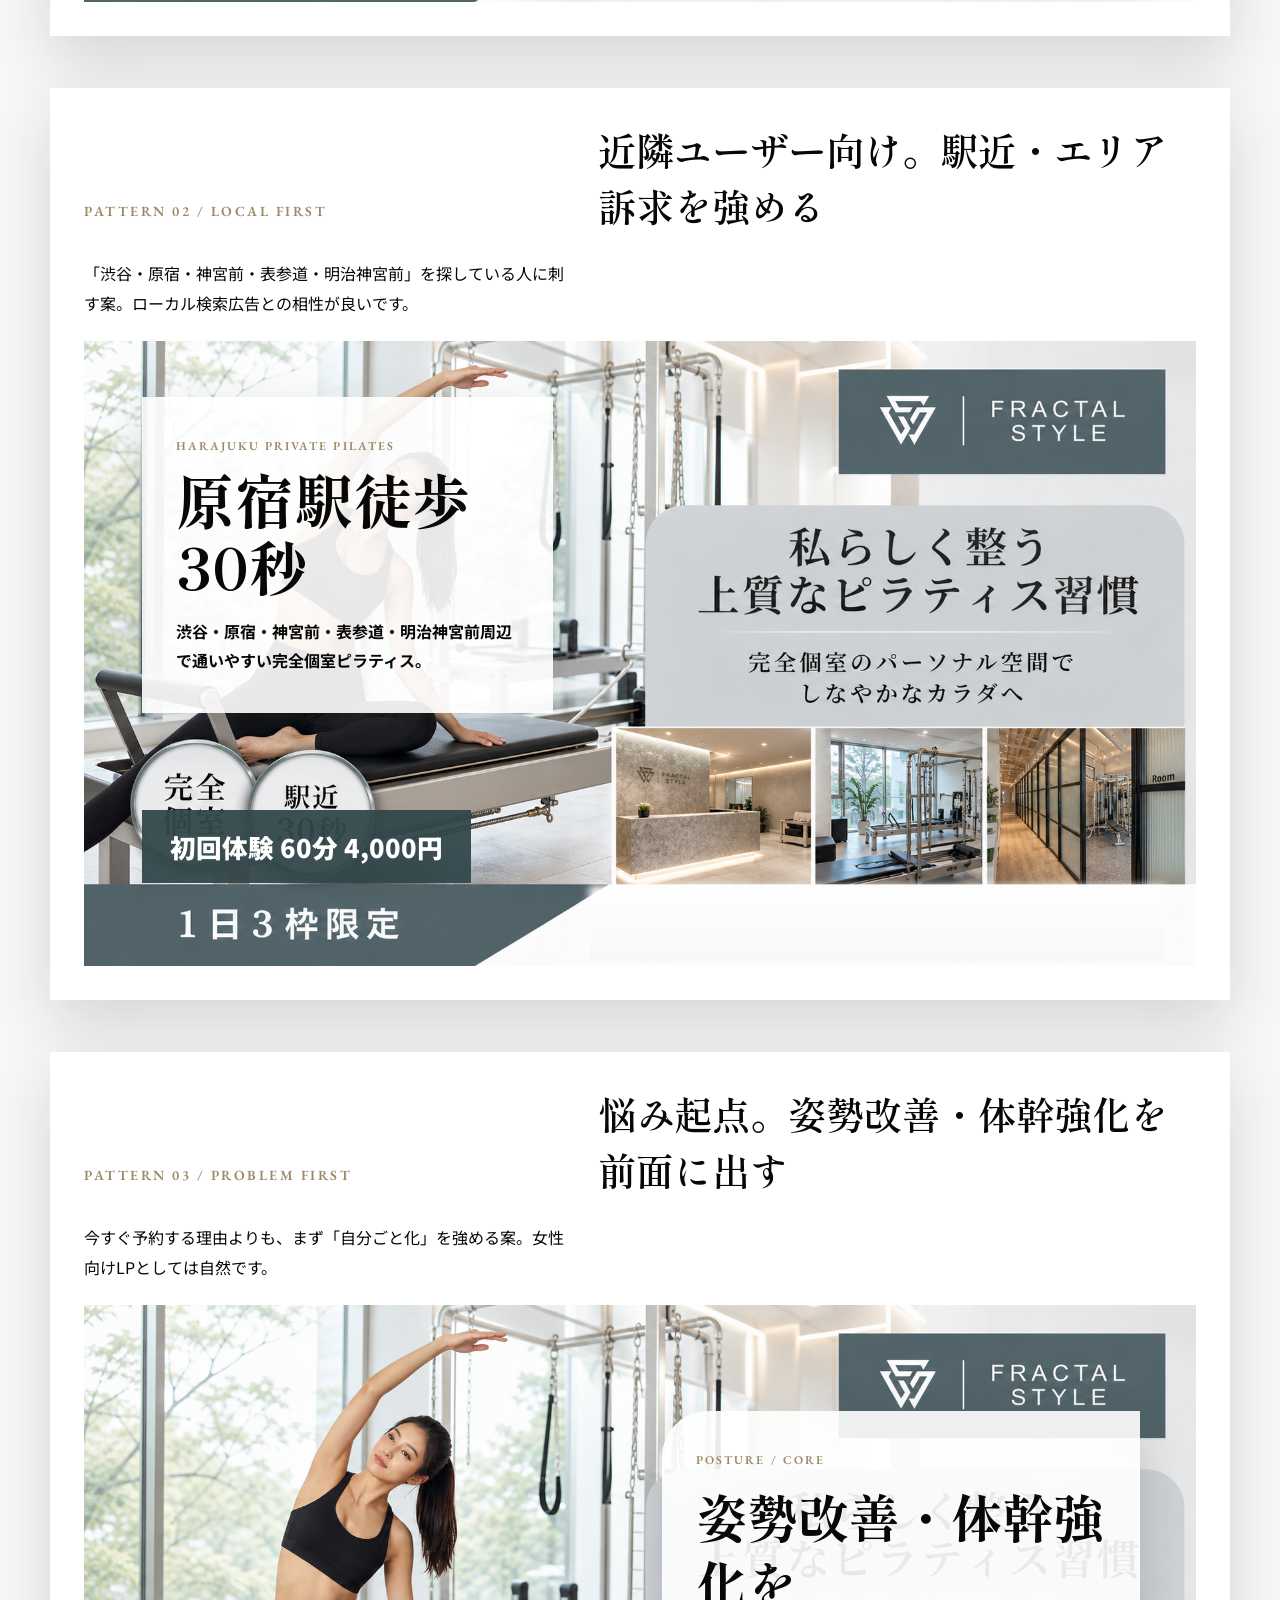
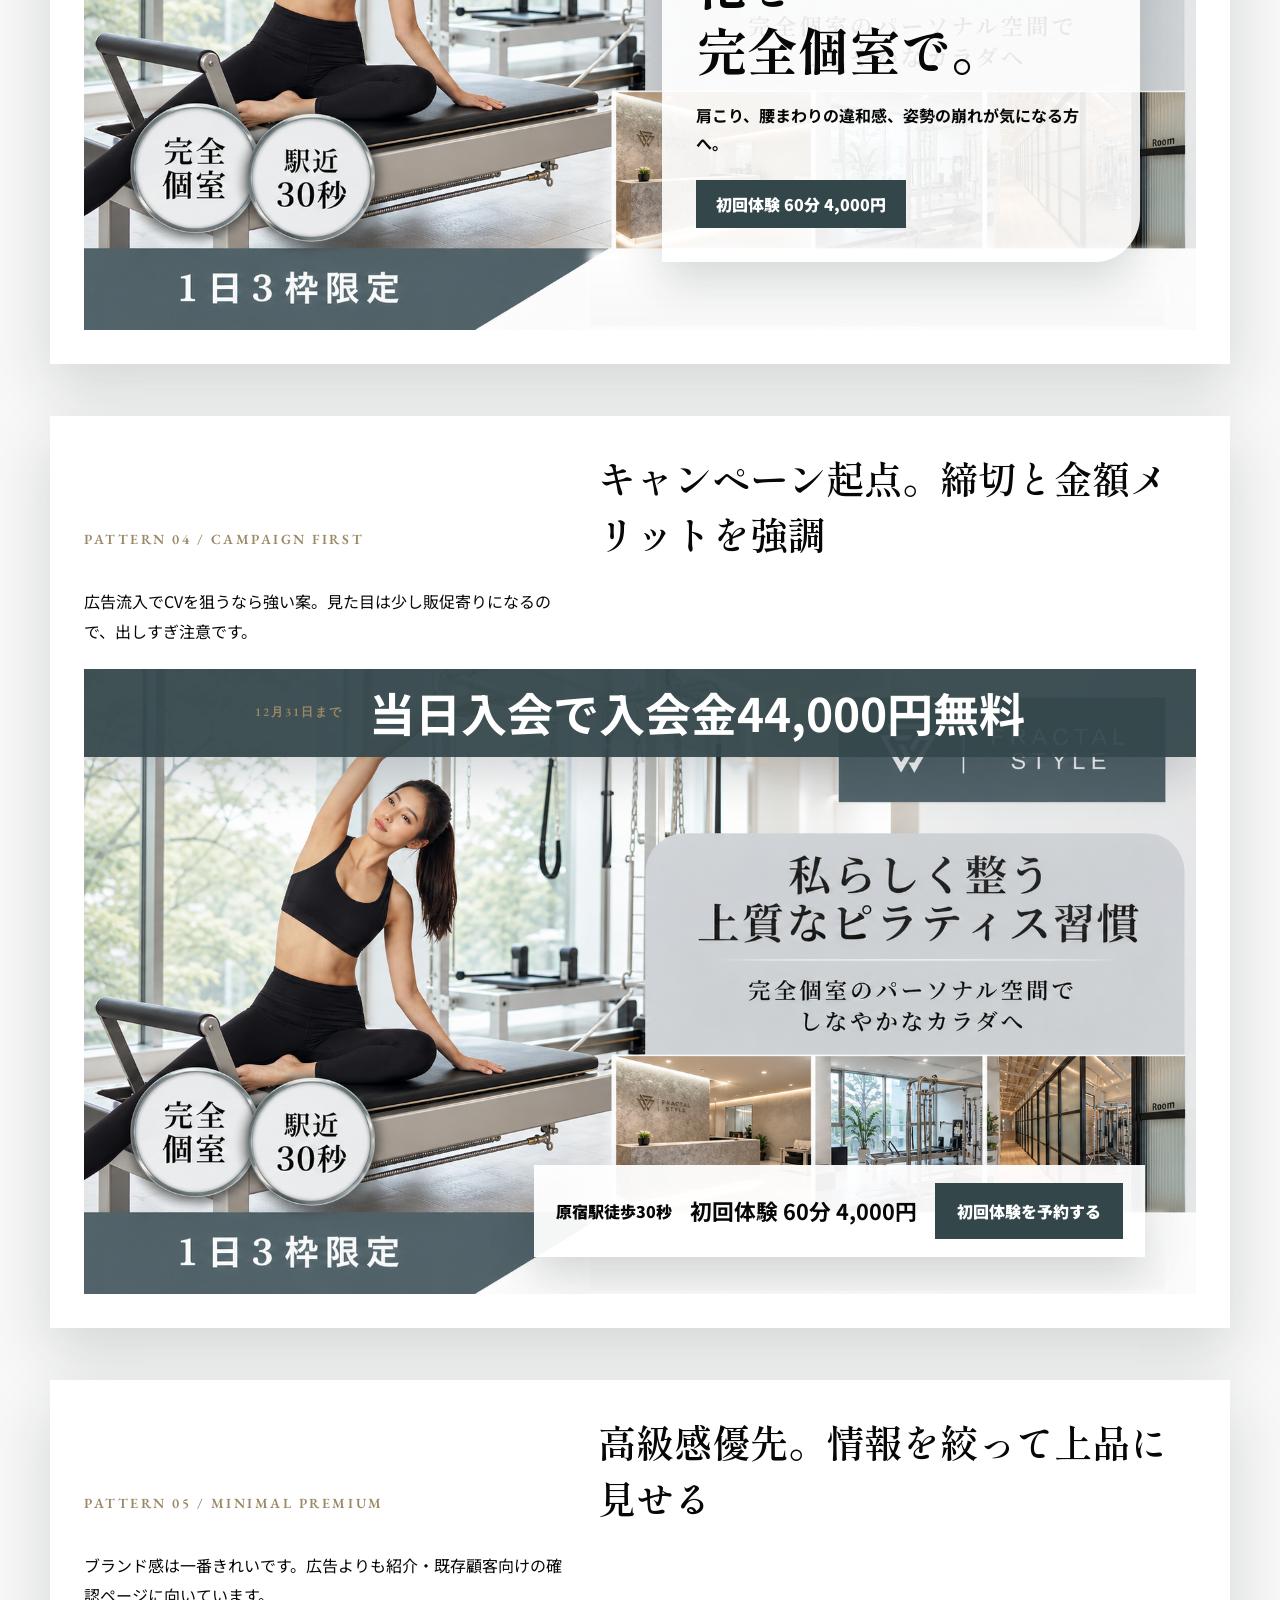
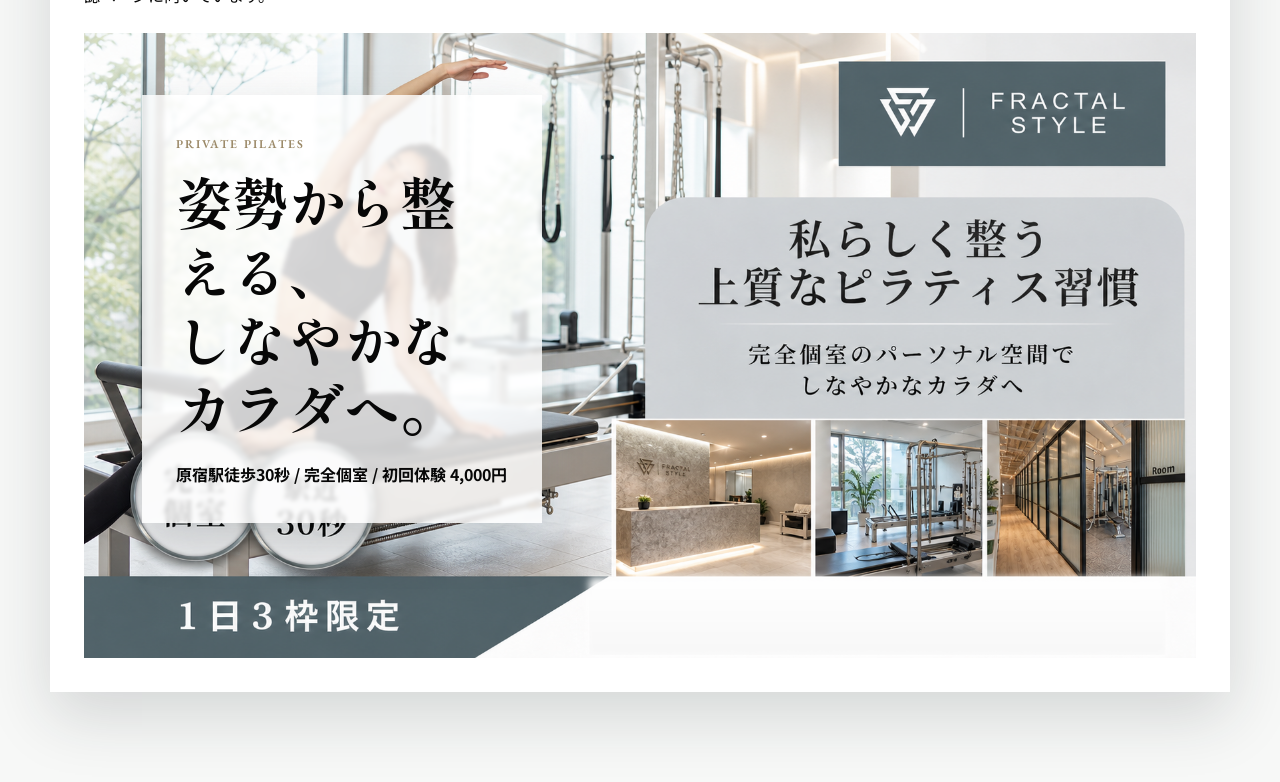
<file: fv-variants.html>
<!DOCTYPE html>
<html lang="ja">
  <head>
    <meta charset="UTF-8" />
    <meta name="viewport" content="width=device-width, initial-scale=1.0" />
    <title>FRACTAL STYLE｜FV改善案 5パターン</title>
    <link rel="preconnect" href="https://fonts.googleapis.com" />
    <link rel="preconnect" href="https://fonts.gstatic.com" crossorigin />
    <link
      href="https://fonts.googleapis.com/css2?family=EB+Garamond:wght@400;500;600&family=Noto+Sans+JP:wght@400;500;700;900&family=Noto+Sans:wght@500;700&family=Shippori+Mincho:wght@500;600;700&display=swap"
      rel="stylesheet"
    />
    <link rel="stylesheet" href="./fv-variants.css?v=20260513-01" />
  </head>
  <body>
    <header class="page-header">
      <a class="brand" href="./index.html">
        <img src="./assets/images/logo.webp" alt="FRACTAL STYLE" />
        <span>FRACTAL<br />STYLE</span>
      </a>
      <div class="page-header__meta">FV Direction / 5 Patterns</div>
    </header>

    <main>
      <section class="brief">
        <p class="label">FIRST VIEW STRATEGY</p>
        <h1>FVで勝たせるべき情報を整理</h1>
        <p>
          今のトンマナは、写真コラージュ、くすみグレー、白背景、丸バッジ、下部帯が強みです。
          ただし、FV内で「何が一番お得で、なぜ今予約すべきか」が少し弱いので、崩さずに情報の優先順位だけ変えた5案を作成しました。
        </p>
        <div class="brief-grid">
          <article>
            <span>01</span>
            <strong>3秒で何のサービスか分かる</strong>
            <p>原宿駅前の完全個室パーソナルピラティスであることを明確にする。</p>
          </article>
          <article>
            <span>02</span>
            <strong>料金とキャンペーンを見せる</strong>
            <p>初回体験4,000円、当日入会で入会金44,000円無料を見逃させない。</p>
          </article>
          <article>
            <span>03</span>
            <strong>通いやすさを即伝える</strong>
            <p>原宿駅徒歩30秒、表参道・神宮前エリアから通いやすい強みを前面に出す。</p>
          </article>
          <article>
            <span>04</span>
            <strong>行動導線を迷わせない</strong>
            <p>CTAは「初回体験を予約する」に統一し、1画面内で予約理由を作る。</p>
          </article>
        </div>
      </section>

      <section class="variant-list">
        <article class="variant-card">
          <div class="variant-copy">
            <p class="label">PATTERN 01 / OFFER FIRST</p>
            <h2>最もおすすめ。料金とキャンペーンを右下に集約</h2>
            <p>現FVの余白を活かして、価格・駅近・入会金無料をまとめる案。今の雰囲気を一番崩しにくいです。</p>
          </div>
          <section class="fv-preview fv-preview--offer" aria-label="FV案1">
            <img class="fv-base" src="./assets/images/hero-fractal-style-woman2-no-cta.png" alt="" />
            <div class="offer-cluster">
              <div class="mini-card">
                <span>ACCESS</span>
                <strong>原宿駅徒歩30秒</strong>
              </div>
              <div class="mini-card">
                <span>TRIAL</span>
                <strong>初回体験 60分 4,000円</strong>
              </div>
              <div class="mini-card mini-card--dark">
                <span data-campaign-deadline>5月31日まで</span>
                <strong>当日入会で入会金44,000円が無料</strong>
              </div>
            </div>
          </section>
        </article>

        <article class="variant-card">
          <div class="variant-copy">
            <p class="label">PATTERN 02 / LOCAL FIRST</p>
            <h2>近隣ユーザー向け。駅近・エリア訴求を強める</h2>
            <p>「渋谷・原宿・神宮前・表参道・明治神宮前」を探している人に刺す案。ローカル検索広告との相性が良いです。</p>
          </div>
          <section class="fv-preview fv-preview--local" aria-label="FV案2">
            <img class="fv-base" src="./assets/images/hero-fractal-style-woman2-no-cta.png" alt="" />
            <div class="local-panel">
              <span>HARAJUKU PRIVATE PILATES</span>
              <strong>原宿駅徒歩30秒</strong>
              <p>渋谷・原宿・神宮前・表参道・明治神宮前周辺で通いやすい完全個室ピラティス。</p>
            </div>
            <div class="local-offer">初回体験 60分 4,000円</div>
          </section>
        </article>

        <article class="variant-card">
          <div class="variant-copy">
            <p class="label">PATTERN 03 / PROBLEM FIRST</p>
            <h2>悩み起点。姿勢改善・体幹強化を前面に出す</h2>
            <p>今すぐ予約する理由よりも、まず「自分ごと化」を強める案。女性向けLPとしては自然です。</p>
          </div>
          <section class="fv-preview fv-preview--problem" aria-label="FV案3">
            <img class="fv-base" src="./assets/images/hero-fractal-style-woman2-no-cta.png" alt="" />
            <div class="problem-panel">
              <span>POSTURE / CORE</span>
              <strong>姿勢改善・体幹強化を<br />完全個室で。</strong>
              <p>肩こり、腰まわりの違和感、姿勢の崩れが気になる方へ。</p>
              <div>初回体験 60分 4,000円</div>
            </div>
          </section>
        </article>

        <article class="variant-card">
          <div class="variant-copy">
            <p class="label">PATTERN 04 / CAMPAIGN FIRST</p>
            <h2>キャンペーン起点。締切と金額メリットを強調</h2>
            <p>広告流入でCVを狙うなら強い案。見た目は少し販促寄りになるので、出しすぎ注意です。</p>
          </div>
          <section class="fv-preview fv-preview--campaign" aria-label="FV案4">
            <img class="fv-base" src="./assets/images/hero-fractal-style-woman2-no-cta.png" alt="" />
            <div class="campaign-ribbon">
              <span data-campaign-deadline>5月31日まで</span>
              <strong>当日入会で入会金44,000円無料</strong>
            </div>
            <div class="campaign-bottom">
              <span>原宿駅徒歩30秒</span>
              <strong>初回体験 60分 4,000円</strong>
              <a href="https://fractal-workout.com/lp/contact/">初回体験を予約する</a>
            </div>
          </section>
        </article>

        <article class="variant-card">
          <div class="variant-copy">
            <p class="label">PATTERN 05 / MINIMAL PREMIUM</p>
            <h2>高級感優先。情報を絞って上品に見せる</h2>
            <p>ブランド感は一番きれいです。広告よりも紹介・既存顧客向けの確認ページに向いています。</p>
          </div>
          <section class="fv-preview fv-preview--minimal" aria-label="FV案5">
            <img class="fv-base" src="./assets/images/hero-fractal-style-woman2-no-cta.png" alt="" />
            <div class="minimal-panel">
              <span>PRIVATE PILATES</span>
              <strong>姿勢から整える、<br />しなやかなカラダへ。</strong>
              <p>原宿駅徒歩30秒 / 完全個室 / 初回体験 4,000円</p>
            </div>
          </section>
        </article>
      </section>
    </main>

    <script>
      const now = new Date();
      const lastDay = new Date(now.getFullYear(), now.getMonth() + 1, 0).getDate();
      const deadline = `${now.getMonth() + 1}月${lastDay}日まで`;
      document.querySelectorAll("[data-campaign-deadline]").forEach((el) => {
        el.textContent = deadline;
      });
    </script>
  </body>
</html>
</file>
<file: styles-bg2.css>
:root {
  --black: #070707;
  --white: #fff;
  --gray-50: #f7f8f7;
  --gray-100: #ecefed;
  --gray-300: #cbd3d2;
  --smoke: #59696b;
  --smoke-dark: #314145;
  --gold: #9a8866;
  --line: rgba(7, 7, 7, 0.14);
  --shadow: 0 26px 60px rgba(30, 40, 42, 0.16);
}

*,
*::before,
*::after {
  box-sizing: border-box;
}

html {
  scroll-behavior: smooth;
}

body {
  margin: 0;
  color: var(--black);
  background: var(--white);
  font-family: "Noto Sans JP", sans-serif;
  letter-spacing: 0;
  overflow-x: hidden;
}

img {
  display: block;
  width: 100%;
  height: auto;
}

a {
  color: inherit;
  text-decoration: none;
}

.line {
  display: inline-block;
}

.sp {
  display: none;
}

.inner {
  width: min(1120px, calc(100% - 40px));
  margin: 0 auto;
}

.section {
  padding: 112px 0;
}

.section-label {
  margin: 0 0 18px;
  color: var(--gold);
  font-family: "EB Garamond", serif;
  font-size: 16px;
  letter-spacing: 0.18em;
  text-transform: uppercase;
}

.section-title,
.heading-block h2,
.intro h2,
.concept h2,
.change h2,
.cta h2 {
  margin: 0;
  font-family: "Shippori Mincho", serif;
  font-size: clamp(32px, 4.3vw, 56px);
  font-weight: 500;
  line-height: 1.42;
  text-wrap: balance;
}

.heading-block {
  max-width: 760px;
  margin-bottom: 58px;
}

.heading-block p:last-child {
  margin: 22px 0 0;
  max-width: 44em;
  line-height: 2.1;
}

.button {
  position: relative;
  display: inline-flex;
  align-items: center;
  justify-content: center;
  min-width: 300px;
  min-height: 68px;
  padding: 18px 58px 18px 32px;
  border: 2px solid #ddc989;
  background: linear-gradient(180deg, #9a8866 0%, #77694f 100%);
  color: var(--white);
  font-weight: 700;
  box-shadow: 0 16px 26px rgba(80, 68, 45, 0.24);
  transition: transform 0.25s ease, box-shadow 0.25s ease;
}

.button::after {
  position: absolute;
  top: 50%;
  right: 28px;
  width: 11px;
  height: 11px;
  border-top: 2px solid currentColor;
  border-right: 2px solid currentColor;
  content: "";
  transform: translateY(-50%) rotate(45deg);
}

.button:hover {
  transform: translateY(-3px);
  box-shadow: 0 22px 34px rgba(80, 68, 45, 0.28);
}

.button--dark {
  border-color: var(--smoke-dark);
  background: linear-gradient(180deg, #657577 0%, #34474b 100%);
  box-shadow: 0 16px 26px rgba(37, 55, 58, 0.2);
}

.header {
  position: fixed;
  inset: 0 0 auto;
  z-index: 20;
  background: rgba(255, 255, 255, 0.92);
  border-bottom: 1px solid rgba(7, 7, 7, 0.08);
  backdrop-filter: blur(14px);
}

.header__inner {
  display: flex;
  align-items: center;
  justify-content: space-between;
  width: min(1180px, calc(100% - 36px));
  min-height: 76px;
  margin: 0 auto;
}

.header__logo {
  display: flex;
  align-items: center;
  width: 210px;
}

.header__logo img {
  width: 190px;
  height: auto;
  object-fit: contain;
}

.header__logo span {
  font-family: "Noto Sans", sans-serif;
  font-size: 15px;
  font-weight: 600;
  letter-spacing: 0.16em;
  line-height: 1.25;
}

.header__nav {
  display: flex;
  align-items: center;
  gap: 24px;
  font-size: 14px;
  font-weight: 600;
}

.header__button {
  padding: 14px 22px;
  background: linear-gradient(180deg, #9a8866 0%, #77694f 100%);
  color: var(--white);
}

.header__toggle {
  display: none;
}

.fv {
  position: relative;
  padding-top: 76px;
  background: var(--white);
}

.fv__media {
  width: 100%;
  overflow: hidden;
}

.fv__media img {
  width: 100%;
  height: auto;
  min-height: 0;
  object-fit: contain;
  object-position: center top;
}

.fv__deadline-pill {
  position: absolute;
  right: 7.4%;
  top: calc(74.2% + 44px);
  bottom: auto;
  z-index: 4;
  padding: clamp(12px, 0.9vw, 16px) clamp(30px, 2.35vw, 44px);
  border: 1px solid rgba(221, 201, 137, 0.82);
  background: linear-gradient(180deg, rgba(174, 154, 108, 0.97), rgba(139, 121, 86, 0.98));
  color: var(--white);
  font-family: "Shippori Mincho", serif;
  font-size: clamp(28px, 2.15vw, 36px);
  font-weight: 700;
  line-height: 1;
  letter-spacing: 0.04em;
  text-shadow: 0 1px 2px rgba(0, 0, 0, 0.22);
  box-shadow: 0 14px 30px rgba(10, 18, 20, 0.22), inset 0 1px 0 rgba(255, 255, 255, 0.22);
}

.fv-mobile {
  display: none;
}

.fv-mobile-deadline {
  display: none;
}

.fv__campaign {
  position: absolute;
  right: clamp(24px, 5vw, 86px);
  bottom: clamp(18px, 2.2vw, 34px);
  z-index: 3;
  display: grid;
  grid-template-columns: repeat(3, auto);
  gap: 12px;
  align-items: stretch;
  max-width: min(760px, 58vw);
}

.fv__campaign-item,
.fv__campaign-offer {
  display: grid;
  align-content: center;
  min-height: 82px;
  padding: 14px 18px;
  background: rgba(255, 255, 255, 0.94);
  border: 1px solid rgba(49, 65, 69, 0.16);
  box-shadow: 0 14px 34px rgba(30, 40, 42, 0.14);
}

.fv__campaign-item span,
.fv__campaign-offer span {
  color: var(--gold);
  font-family: "EB Garamond", serif;
  font-size: 13px;
  font-weight: 600;
  letter-spacing: 0.16em;
}

.fv__campaign-item strong,
.fv__campaign-offer strong {
  margin-top: 5px;
  color: var(--black);
  font-size: clamp(15px, 1.25vw, 20px);
  font-weight: 900;
  line-height: 1.35;
  text-wrap: balance;
}

.fv__campaign-item strong {
  white-space: nowrap;
}

.fv__campaign-offer {
  background: rgba(49, 65, 69, 0.94);
  border-color: rgba(49, 65, 69, 0.42);
}

.fv__campaign-offer strong {
  color: var(--white);
}

.fv__copy {
  position: absolute;
  left: max(24px, calc((100vw - 1120px) / 2));
  bottom: 8%;
  z-index: 2;
  width: min(520px, calc(100% - 48px));
  padding: 34px 38px;
  background: rgba(255, 255, 255, 0.86);
  box-shadow: var(--shadow);
}

.fv__copy.reveal {
  opacity: 1;
  transform: none;
}

.fv__copy h1 {
  margin: 0;
  font-family: "Shippori Mincho", serif;
  font-size: clamp(38px, 5.5vw, 76px);
  font-weight: 600;
  line-height: 1.16;
}

.fv__lead {
  font-size: 20px;
  font-weight: 800;
}

.fv__copy p:not(.section-label) {
  margin: 20px 0 0;
  line-height: 1.9;
}

.fv__badges {
  display: flex;
  flex-wrap: wrap;
  gap: 10px;
  margin-top: 24px;
}

.fv__badges span {
  padding: 9px 15px;
  border: 1px solid var(--line);
  background: var(--white);
  font-size: 13px;
  font-weight: 700;
}

.price-strip {
  display: grid;
  gap: 8px;
  margin: 24px 0;
  padding: 18px 20px;
  background: rgba(49, 65, 69, 0.92);
  color: var(--white);
}

.price-strip strong {
  font-size: 24px;
  font-weight: 900;
}

.price-strip span {
  color: #ddc989;
  font-weight: 800;
}

.intro {
  background: var(--white);
}

.intro__inner {
  max-width: 820px;
  text-align: center;
}

.intro p:last-child {
  margin: 32px auto 0;
  max-width: 42em;
  line-height: 2.2;
}

.problem {
  background:
    linear-gradient(180deg, rgba(255, 255, 255, 0.88), rgba(255, 255, 255, 0.76) 50%, rgba(255, 255, 255, 0.9)),
    url("./assets/images/interior_gym_day_01.jpg") center / cover;
}

.section-title {
  margin-bottom: 48px;
  text-align: center;
}

.problem__grid {
  display: grid;
  grid-template-columns: repeat(3, 1fr);
  gap: 24px;
}

.problem-card {
  min-height: 410px;
  padding: 34px 28px;
  background: rgba(255, 255, 255, 0.92);
  box-shadow: var(--shadow);
}

.problem-card p + p {
  margin-top: 12px;
}

.problem-card span,
.feature-item__body span,
.step span,
.flow__list span {
  color: var(--gold);
  font-family: "EB Garamond", serif;
  font-size: 42px;
  line-height: 1;
}

.problem-card h3 {
  margin: 22px 0 16px;
  font-family: "Shippori Mincho", serif;
  font-size: 24px;
  line-height: 1.55;
}

.problem-card p,
.concept p,
.feature-item p,
.step p,
.change p,
.faq p {
  line-height: 2;
  line-break: strict;
  text-wrap: pretty;
}

.problem-card p {
  max-width: 22em;
}

.concept {
  background: var(--gray-50);
}

.concept__inner {
  display: grid;
  grid-template-columns: minmax(0, 0.95fr) minmax(360px, 0.8fr);
  gap: 70px;
  align-items: center;
}

.concept__text p:not(.section-label) {
  margin: 30px 0;
  max-width: 43em;
}

.concept__images {
  position: relative;
  min-height: 560px;
}

.concept__images img {
  position: absolute;
  object-fit: cover;
  box-shadow: var(--shadow);
}

.concept__images img:first-child {
  top: 0;
  right: 0;
  width: 78%;
  height: 420px;
}

.concept__images img:last-child {
  left: 0;
  bottom: 0;
  width: 58%;
  height: 290px;
  border: 12px solid var(--white);
}

.pillars {
  background: var(--white);
}

.pillars__grid {
  display: grid;
  grid-template-columns: repeat(3, 1fr);
  gap: 1px;
  background: var(--line);
}

.pillars__grid--four {
  grid-template-columns: repeat(4, 1fr);
}

.pillar {
  min-height: 420px;
  padding: 42px 34px;
  background: var(--white);
}

.pillar > p:first-child {
  margin: 0;
  color: var(--gold);
  font-family: "EB Garamond", serif;
  font-size: 46px;
}

.pillar h3 {
  margin: 28px 0 0;
  font-family: "EB Garamond", serif;
  font-size: clamp(30px, 2.8vw, 42px);
  font-weight: 500;
}

.pillar span {
  display: block;
  margin-top: 8px;
  color: var(--smoke);
  font-weight: 800;
  line-height: 1.55;
  text-wrap: balance;
}

.pillar p:last-child {
  margin: 26px 0 0;
  max-width: 21em;
  line-height: 2;
  line-break: strict;
}

.feature {
  padding-bottom: 110px;
}

.feature__heading {
  display: grid;
  place-items: center;
  min-height: 380px;
  padding: 80px 24px;
  background:
    linear-gradient(rgba(0, 0, 0, 0.42), rgba(0, 0, 0, 0.42)),
    url("./assets/images/interior_logo_wall_02.jpg") center / cover;
  color: var(--white);
  text-align: center;
}

.feature__heading h2 {
  margin: 0;
  font-family: "Shippori Mincho", serif;
  font-size: clamp(34px, 4.4vw, 58px);
  font-weight: 500;
  line-height: 1.45;
  text-wrap: balance;
}

.feature__list {
  padding-top: 90px;
}

.feature-item {
  display: grid;
  grid-template-columns: 52% 1fr;
  gap: 54px;
  align-items: center;
}

.feature-item + .feature-item {
  margin-top: 86px;
}

.feature-item--reverse {
  grid-template-columns: 1fr 52%;
}

.feature-item--reverse .feature-item__image {
  order: 2;
}

.feature-item__image img {
  aspect-ratio: 1.35 / 1;
  object-fit: cover;
}

.feature-item__body h3 {
  margin: 18px 0 20px;
  color: var(--gold);
  font-family: "Shippori Mincho", serif;
  font-size: clamp(28px, 3vw, 42px);
  font-weight: 500;
  line-height: 1.45;
  text-wrap: balance;
}

.feature-item__body p {
  max-width: 42em;
}

.feature-item__body p + p {
  margin-top: 12px;
}

.trainers {
  background: var(--gray-50);
}

.trainers__grid {
  display: grid;
  gap: 28px;
}

.trainer-card {
  display: grid;
  grid-template-columns: minmax(260px, 0.45fr) minmax(0, 1fr);
  gap: 34px;
  align-items: start;
  padding: 34px;
  border: 1px solid var(--line);
  background: var(--white);
  box-shadow: var(--shadow);
}

.trainer-card__image {
  height: clamp(430px, 38vw, 520px);
  min-height: 0;
  background: var(--white);
  overflow: hidden;
}

.trainer-card__image img {
  width: 100%;
  height: 100%;
  object-fit: cover;
  object-position: var(--trainer-image-position, center 44%);
  transform: scale(var(--trainer-image-scale, 1));
  transform-origin: center center;
}

.trainer-card--primary {
  --trainer-image-position: center 41%;
  --trainer-image-scale: 0.9;
}

.trainer-card:not(.trainer-card--primary) {
  --trainer-image-position: center 39%;
  --trainer-image-scale: 1.22;
}

.trainer-card__body {
  align-self: center;
}

.trainer-card__company,
.trainer-card__role,
.trainer-card__en {
  margin: 0;
}

.trainer-card__company,
.trainer-card__role {
  font-size: 14px;
  font-weight: 700;
  line-height: 1.7;
}

.trainer-card__company {
  color: var(--gold);
}

.trainer-card h3 {
  margin: 14px 0 4px;
  font-family: "Shippori Mincho", serif;
  font-size: clamp(34px, 4vw, 56px);
  font-weight: 500;
  line-height: 1.2;
}

.trainer-card__en {
  color: var(--smoke);
  font-family: "EB Garamond", serif;
  font-size: 16px;
  letter-spacing: 0.16em;
}

.trainer-card__bio {
  margin-top: 28px;
}

.trainer-card__bio p {
  margin: 0;
  line-height: 2;
}

.trainer-card__bio p + p {
  margin-top: 12px;
}

.trainer-card__details {
  display: grid;
  grid-template-columns: 1fr 1fr;
  gap: 22px;
  margin-top: 28px;
  padding-top: 24px;
  border-top: 1px solid var(--line);
}

.trainer-card__details h4 {
  margin: 0 0 12px;
  color: var(--gold);
  font-family: "Shippori Mincho", serif;
  font-size: 20px;
  font-weight: 600;
}

.trainer-card__details ul {
  display: grid;
  gap: 8px;
  margin: 0;
  padding-left: 1.1em;
}

.trainer-card__details li {
  line-height: 1.8;
}

.trainer-card__button {
  position: relative;
  display: inline-flex;
  align-items: center;
  justify-content: center;
  min-width: 260px;
  min-height: 58px;
  margin-top: 30px;
  padding: 14px 52px 14px 24px;
  border: 1px solid #ddc989;
  background: linear-gradient(180deg, #9a8866 0%, #77694f 100%);
  color: var(--white);
  font-weight: 800;
  box-shadow: 0 14px 28px rgba(80, 68, 45, 0.18);
}

.trainer-card__button::after {
  position: absolute;
  top: 50%;
  right: 24px;
  width: 10px;
  height: 10px;
  border-top: 2px solid currentColor;
  border-right: 2px solid currentColor;
  content: "";
  transform: translateY(-50%) rotate(45deg);
}

.program {
  background:
    linear-gradient(rgba(22, 32, 34, 0.86), rgba(22, 32, 34, 0.92)),
    url("./assets/images/interior_gym_night_01.jpg") center / cover;
  color: var(--white);
}

.heading-block--light .section-label,
.program .section-label {
  color: #ddc989;
}

.program__steps {
  display: grid;
  gap: 18px;
}

.step {
  display: grid;
  grid-template-columns: 140px 260px 1fr;
  gap: 28px;
  align-items: baseline;
  padding: 30px 0;
  border-top: 1px solid rgba(255, 255, 255, 0.22);
}

.step:last-child {
  border-bottom: 1px solid rgba(255, 255, 255, 0.22);
}

.step h3 {
  margin: 0;
  font-family: "Shippori Mincho", serif;
  font-size: 28px;
  font-weight: 500;
}

.step p {
  margin: 0;
  max-width: 48em;
}

.change {
  background: var(--gray-50);
}

.vision-list {
  display: grid;
  grid-template-columns: repeat(2, 1fr);
  gap: 12px;
  margin: 34px auto;
  max-width: 760px;
}

.vision-list span {
  padding: 18px 20px;
  border: 1px solid var(--line);
  background: var(--gray-50);
  font-weight: 700;
}

.change__inner {
  display: grid;
  grid-template-columns: 48% 1fr;
  gap: 70px;
  align-items: center;
}

.change__image img {
  aspect-ratio: 1 / 1.08;
  object-fit: cover;
}

.change ul {
  display: grid;
  gap: 14px;
  margin: 32px 0;
  padding: 0;
  list-style: none;
}

.change li {
  padding-bottom: 14px;
  border-bottom: 1px solid var(--line);
  font-weight: 700;
}

.recommend {
  background: var(--white);
}

.recommend__list {
  display: grid;
  grid-template-columns: repeat(5, 1fr);
  gap: 1px;
  background: var(--line);
}

.recommend__list span {
  display: flex;
  min-height: 128px;
  align-items: center;
  padding: 26px;
  background: var(--white);
  font-weight: 700;
  line-height: 1.65;
}

.offer {
  background:
    radial-gradient(circle at 50% 45%, rgba(154, 136, 102, 0.08), transparent 38%),
    linear-gradient(180deg, #fff 0%, #fbfaf8 100%);
}

.offer__inner {
  display: grid;
  justify-items: center;
  max-width: 1260px;
  text-align: center;
}

.offer__inner > .section-label {
  display: flex;
  width: min(100%, 520px);
  align-items: center;
  justify-content: center;
  gap: 36px;
  margin-bottom: 20px;
  font-size: 22px;
  letter-spacing: 0.28em;
}

.offer__inner > .section-label::before,
.offer__inner > .section-label::after {
  width: 74px;
  height: 1px;
  background: var(--gold);
  content: "";
}

.offer__inner h2 {
  margin: 0;
  font-family: "Shippori Mincho", serif;
  font-size: clamp(48px, 6vw, 84px);
  font-weight: 500;
  line-height: 1.2;
}

.trial-panel {
  position: relative;
  display: grid;
  grid-template-columns: 0.95fr 1.05fr;
  width: min(100%, 1160px);
  margin: 46px auto 36px;
  overflow: hidden;
  border: 1px solid rgba(154, 136, 102, 0.82);
  background: #fffdfa;
  box-shadow: 0 30px 54px rgba(30, 34, 35, 0.22);
  text-align: left;
}

.trial-panel::before {
  position: absolute;
  inset: 10px;
  z-index: 3;
  border: 1px solid rgba(154, 136, 102, 0.78);
  content: "";
  pointer-events: none;
}

.trial-panel__main,
.trial-panel__campaign {
  min-height: 410px;
  padding: 60px 66px;
}

.trial-panel__main {
  position: relative;
  z-index: 2;
  display: grid;
  align-content: center;
  margin-right: -66px;
  padding-right: 122px;
  background:
    linear-gradient(135deg, rgba(32, 48, 51, 0.98), rgba(69, 84, 86, 0.96)),
    radial-gradient(circle at 20% 14%, rgba(255, 255, 255, 0.08), transparent 30%);
  color: var(--white);
  clip-path: polygon(0 0, 100% 0, 88% 100%, 0 100%);
}

.trial-panel__main::before {
  position: absolute;
  inset: 10px 78px 10px 12px;
  border: 1px solid rgba(221, 201, 137, 0.76);
  content: "";
  pointer-events: none;
}

.trial-panel__main::after {
  position: absolute;
  top: -8%;
  right: 48px;
  width: 2px;
  height: 116%;
  background: rgba(221, 201, 137, 0.86);
  content: "";
  transform: rotate(10deg);
  transform-origin: center;
}

.trial-panel__label {
  margin: 0 0 24px;
  color: #ddc989;
  font-family: "EB Garamond", serif;
  font-size: 23px;
  font-weight: 600;
  letter-spacing: 0.22em;
}

.trial-panel__title {
  margin: 0;
  font-family: "Shippori Mincho", serif;
  font-size: clamp(30px, 3vw, 42px);
  font-weight: 500;
  line-height: 1.45;
}

.trial-panel__price {
  margin: 18px 0 0;
  font-family: "Shippori Mincho", serif;
  font-size: clamp(76px, 8vw, 126px);
  font-weight: 500;
  letter-spacing: 0;
  line-height: 1;
  text-shadow: 0 3px 0 rgba(255, 255, 255, 0.16), 0 10px 26px rgba(0, 0, 0, 0.24);
}

.trial-panel__badges {
  display: flex;
  flex-wrap: wrap;
  gap: 8px;
  margin-top: 30px;
}

.trial-panel__badges span {
  padding: 9px 14px;
  border: 1px solid rgba(221, 201, 137, 0.72);
  background: rgba(255, 255, 255, 0.04);
  color: var(--white);
  font-size: 14px;
  font-weight: 700;
}

.trial-panel__campaign {
  position: relative;
  display: grid;
  align-content: center;
  padding-left: 118px;
  background: linear-gradient(180deg, rgba(255, 255, 255, 0.98), rgba(252, 250, 246, 0.98));
}

.trial-panel__campaign h3 {
  margin: 0;
  font-family: "Shippori Mincho", serif;
  font-size: clamp(34px, 3.8vw, 58px);
  font-weight: 500;
  line-height: 1.42;
  text-wrap: balance;
}

.trial-panel__campaign h3 span {
  display: inline-block;
  margin-bottom: 4px;
  color: var(--gold);
  font-size: clamp(46px, 5vw, 76px);
  line-height: 1.1;
}

.trial-panel__campaign dl {
  display: grid;
  gap: 0;
  margin: 34px 0 0;
}

.trial-panel__campaign dl div {
  display: flex;
  align-items: baseline;
  justify-content: space-between;
  gap: 20px;
  padding: 18px 0;
  border-top: 1px solid rgba(154, 136, 102, 0.42);
}

.trial-panel__campaign dl div:last-child {
  align-items: center;
  border-bottom: 1px solid rgba(154, 136, 102, 0.42);
}

.trial-panel__campaign dt {
  color: var(--black);
  font-weight: 700;
}

.trial-panel__campaign dd {
  margin: 0;
  color: var(--black);
  font-family: "Shippori Mincho", serif;
  font-size: clamp(22px, 2vw, 34px);
  font-weight: 600;
}

.trial-panel__normal-price span {
  position: relative;
  display: inline-block;
  padding: 0 6px;
  color: rgba(12, 14, 15, 0.48);
}

.trial-panel__normal-price span::after {
  position: absolute;
  top: 52%;
  left: -8px;
  right: -8px;
  height: 3px;
  background: rgba(154, 136, 102, 0.5);
  content: "";
  transform: rotate(-7deg);
  transform-origin: center;
}

.trial-panel__free-price {
  display: inline-flex;
  align-items: center;
  justify-content: flex-end;
  gap: 14px;
  padding: 2px 14px 6px;
  background: linear-gradient(180deg, rgba(221, 201, 137, 0.13), rgba(154, 136, 102, 0.08));
}

.trial-panel__free-price span {
  color: var(--gold);
  font-size: clamp(58px, 6vw, 88px);
  font-weight: 500;
  line-height: 1;
}

.trial-panel__free-price em {
  display: inline-flex;
  align-items: center;
  justify-content: center;
  padding: 8px 13px;
  border: 1px solid rgba(154, 136, 102, 0.56);
  color: var(--gold);
  font-family: "Noto Sans JP", sans-serif;
  font-size: 15px;
  font-style: normal;
  font-weight: 900;
  line-height: 1;
}

.offer__inner p:not(.section-label):not(.trial-panel__label):not(.trial-panel__title):not(.trial-panel__price) {
  max-width: 42em;
  margin: 0 auto;
  line-height: 2;
}

.offer__note + p {
  margin-top: 10px !important;
}

.offer__inner .button {
  min-width: min(100%, 520px);
  min-height: 78px;
  margin-top: 4px;
  border-color: rgba(221, 201, 137, 0.9);
  background:
    linear-gradient(180deg, rgba(189, 166, 107, 0.95), rgba(128, 105, 62, 0.98)),
    radial-gradient(circle at 30% 0%, rgba(255, 255, 255, 0.26), transparent 42%);
  font-family: "Shippori Mincho", serif;
  font-size: 24px;
  font-weight: 600;
}

.private {
  background: var(--gray-50);
}

.private__gallery {
  display: grid;
  grid-template-columns: 1.2fr 0.8fr 0.8fr;
  gap: 16px;
}

.private__gallery img {
  height: 280px;
  object-fit: cover;
}

.private__gallery img:first-child {
  grid-row: span 2;
  height: 576px;
}

.flow {
  background: var(--white);
}

.flow__list {
  display: grid;
  gap: 12px;
  margin: 0;
  padding: 0;
  list-style: none;
}

.flow__list li {
  display: grid;
  grid-template-columns: 110px 1fr;
  align-items: center;
  min-height: 86px;
  padding: 20px 28px;
  background: var(--gray-50);
  font-family: "Shippori Mincho", serif;
  font-size: 24px;
}

.flow__note {
  margin: 28px 0 0;
  max-width: 48em;
  line-height: 2;
}

.faq {
  background: var(--gray-50);
}

.faq__list {
  display: grid;
  gap: 12px;
}

details {
  background: var(--white);
  border: 1px solid var(--line);
}

summary {
  position: relative;
  padding: 25px 64px 25px 28px;
  cursor: pointer;
  font-weight: 700;
  line-height: 1.7;
  list-style: none;
}

summary::-webkit-details-marker {
  display: none !important;
}

summary::after {
  position: absolute;
  top: 50%;
  right: 28px;
  width: 16px;
  height: 16px;
  border-right: 2px solid var(--gold);
  border-bottom: 2px solid var(--gold);
  content: "";
  transform: translateY(-65%) rotate(45deg);
}

details[open] summary::after {
  transform: translateY(-25%) rotate(225deg);
}

details p {
  margin: 0;
  padding: 0 28px 26px;
}

.cta {
  position: relative;
  overflow: hidden;
  background:
    radial-gradient(circle at 16% 10%, rgba(255, 255, 255, 0.08), transparent 30%),
    linear-gradient(135deg, #59696b 0%, #617174 52%, #536366 100%);
  color: var(--white);
}

.cta::before {
  position: absolute;
  inset: 0;
  background:
    linear-gradient(90deg, rgba(255, 255, 255, 0.06) 1px, transparent 1px),
    linear-gradient(rgba(255, 255, 255, 0.05) 1px, transparent 1px);
  background-size: 88px 88px;
  content: "";
  opacity: 0.22;
  pointer-events: none;
}

.cta__overlay {
  position: relative;
  padding: 118px 0 124px;
}

.cta__inner {
  max-width: 960px;
  text-align: center;
}

.cta .section-label {
  color: #ddc989;
}

.cta h2 {
  color: var(--white);
  font-size: clamp(30px, 3.2vw, 46px);
  line-height: 1.55;
  text-shadow: 0 10px 32px rgba(0, 0, 0, 0.2);
}

.cta__inner p:not(.section-label):not(.cta__tel) {
  margin: 26px auto 0;
  max-width: 650px;
  color: rgba(255, 255, 255, 0.92);
  line-height: 2;
}

.cta__limit {
  display: inline-flex;
  margin: 34px auto 22px;
  padding: 14px 36px;
  border: 1px solid rgba(221, 201, 137, 0.72);
  background: rgba(255, 255, 255, 0.96);
  color: var(--smoke-dark);
  font-size: 28px;
  font-weight: 900;
  box-shadow: 0 18px 42px rgba(0, 0, 0, 0.18);
}

.cta__badges {
  justify-content: center;
  margin: 24px auto 30px;
}

.cta__badges span {
  border-color: rgba(221, 201, 137, 0.56);
  background: rgba(255, 255, 255, 0.94);
  color: var(--smoke-dark);
  box-shadow: 0 10px 26px rgba(0, 0, 0, 0.12);
}

.cta__tel {
  margin: 26px 0 0;
  color: rgba(255, 255, 255, 0.88);
  font-size: 14px;
}

.cta__tel a {
  font-family: "Noto Sans", sans-serif;
  font-size: 20px;
  font-weight: 700;
}

.footer {
  padding: 52px 0;
  border-top: 1px solid rgba(7, 7, 7, 0.08);
  background: var(--white);
  color: var(--smoke-dark);
}

.footer__inner {
  display: grid;
  gap: 24px;
  justify-items: center;
  text-align: center;
}

.footer img {
  width: 210px;
}

.footer p {
  margin: 0;
  color: var(--smoke-dark);
  font-weight: 700;
  line-height: 1.9;
}

.footer small {
  color: rgba(49, 65, 69, 0.62);
}

.reveal {
  opacity: 1;
  transform: none;
  transition: none;
}

.reveal.is-visible {
  opacity: 1;
  transform: translateY(0);
}

@media (max-width: 900px) {
  .sp {
    display: block;
  }

  .section {
    padding: 82px 0;
  }

  .header__inner {
    min-height: 66px;
  }

  .header__logo {
    width: 166px;
  }

  .header__logo img {
    width: 154px;
    height: auto;
  }

  .header__logo span {
    font-size: 13px;
  }

  .header__toggle {
    display: grid;
    gap: 7px;
    width: 42px;
    padding: 10px;
    border: 0;
    background: transparent;
  }

  .header__toggle span {
    display: block;
    height: 2px;
    background: var(--black);
  }

  .header__nav {
    position: fixed;
    inset: 66px 0 auto;
    display: none;
    padding: 24px;
    background: rgba(255, 255, 255, 0.98);
    box-shadow: var(--shadow);
  }

  .header__nav.is-open {
    display: grid;
    gap: 18px;
  }

  .header__button {
    text-align: center;
  }

  .fv {
    padding-top: 66px;
    background: #f8f7f4;
  }

  .fv__media,
  .fv__deadline-pill {
    display: none;
  }

  .fv-mobile {
    display: block;
    width: 100vw;
    max-width: 100vw;
    overflow: hidden;
    background: #f8f7f4;
  }

  .fv-mobile__image {
    width: 100vw;
    max-width: 100vw;
    margin: 0 auto;
    box-shadow: 0 16px 42px rgba(30, 40, 42, 0.12);
  }

  .fv-mobile-deadline {
    position: relative;
    display: flex;
    width: 100vw;
    max-width: 100vw;
    min-height: 58px;
    align-items: center;
    justify-content: center;
    gap: 14px;
    padding: 12px 18px;
    overflow: hidden;
    border-top: 1px solid rgba(221, 201, 137, 0.9);
    border-bottom: 1px solid rgba(154, 136, 102, 0.78);
    background: linear-gradient(180deg, #31464a 0%, #233538 100%);
    color: var(--white);
    box-shadow: 0 12px 28px rgba(24, 35, 38, 0.16);
  }

  .fv-mobile-deadline::before {
    position: absolute;
    inset: 0;
    background: linear-gradient(90deg, rgba(255, 255, 255, 0.04), transparent 36%, rgba(255, 255, 255, 0.05));
    content: "";
    pointer-events: none;
  }

  .fv-mobile-deadline::after {
    position: absolute;
    top: 1px;
    left: 50%;
    width: min(54vw, 210px);
    height: 1px;
    background: rgba(221, 201, 137, 0.9);
    content: "";
    transform: translateX(-50%);
  }

  .fv-mobile-deadline__label,
  .fv-mobile-deadline__date {
    position: relative;
    z-index: 1;
  }

  .fv-mobile-deadline__label {
    padding-right: 14px;
    border-right: 1px solid rgba(231, 211, 155, 0.44);
    color: #e7d39b;
    font-family: "Noto Sans", sans-serif;
    font-size: 10px;
    font-weight: 700;
    letter-spacing: 0.14em;
    line-height: 1;
  }

  .fv-mobile-deadline__date {
    font-family: "Shippori Mincho", serif;
    font-size: 27px;
    font-weight: 600;
    line-height: 1;
    letter-spacing: 0.04em;
    text-shadow: 0 1px 2px rgba(0, 0, 0, 0.18);
  }

  .problem {
    background:
      linear-gradient(180deg, rgba(255, 255, 255, 0.84), rgba(255, 255, 255, 0.64) 48%, rgba(255, 255, 255, 0.88)),
      url("./assets/images/interior_gym_day_02.jpg") 52% 100% / auto 148% no-repeat;
  }

  .fv__media img {
    min-height: 0;
    aspect-ratio: 1672 / 941;
    object-fit: contain;
    object-position: center;
  }

  .fv__deadline-pill {
    right: 5.2vw;
    bottom: 11vw;
    padding: 7px 14px;
    font-size: clamp(11px, 2vw, 16px);
  }

  .fv__campaign {
    position: static;
    grid-template-columns: 1fr;
    max-width: none;
    width: min(100% - 28px, 520px);
    margin: 16px auto 0;
  }

  .fv__campaign-item,
  .fv__campaign-offer {
    min-height: 74px;
  }

  .fv__campaign-item strong,
  .fv__campaign-offer strong {
    white-space: normal;
  }

  .fv__copy {
    display: none !important;
    position: relative;
    left: auto;
    bottom: auto;
    width: calc(100% - 32px);
    margin: -48px auto 0;
    padding: 28px 24px;
  }

  .problem__grid,
  .pillars__grid,
  .recommend__list {
    grid-template-columns: 1fr;
  }

  .concept__inner,
  .change__inner,
  .feature-item,
  .feature-item--reverse,
  .trainer-card,
  .trainer-card__details {
    grid-template-columns: 1fr;
    gap: 36px;
  }

  .feature-item--reverse .feature-item__image {
    order: 0;
  }

  .concept__images {
    min-height: auto;
  }

  .concept__images img,
  .concept__images img:first-child,
  .concept__images img:last-child {
    position: static;
    width: 100%;
    height: auto;
    border: 0;
  }

  .concept__images {
    display: grid;
    gap: 14px;
  }

  .step {
    grid-template-columns: 1fr;
    gap: 10px;
  }

  .trial-panel {
    grid-template-columns: 1fr;
    width: min(100%, 620px);
  }

  .trial-panel__main,
  .trial-panel__campaign {
    min-height: auto;
    padding: 34px 30px;
  }

  .trial-panel__main {
    margin-right: 0;
    padding-right: 30px;
    clip-path: none;
  }

  .trial-panel__main::before {
    inset: 10px;
  }

  .trial-panel__main::after {
    display: none;
  }

  .trial-panel__campaign {
    padding-left: 30px;
  }

  .trainer-card__image {
    height: clamp(360px, 72vw, 460px);
  }

  .private__gallery {
    grid-template-columns: 1fr 1fr;
  }

  .private__gallery img,
  .private__gallery img:first-child {
    height: 230px;
    grid-row: auto;
  }
}

@media (max-width: 600px) {
  .inner {
    width: min(100% - 28px, 520px);
  }

  .section {
    padding: 66px 0;
  }

  .section-label {
    font-size: 13px;
  }

  .section-title,
  .heading-block h2,
  .intro h2,
  .concept h2,
  .change h2,
  .cta h2 {
    font-size: 29px;
    line-height: 1.52;
  }

  .line {
    display: inline;
  }

  .concept h2.concept__title {
    font-size: clamp(15px, 4.2vw, 29px);
  }

  .concept h2.concept__title .line {
    display: inline-block;
    white-space: nowrap;
  }

  .fv__copy h1 {
    font-size: 39px;
  }

  .fv__deadline-pill {
    right: 4.5vw;
    bottom: 10.4vw;
    padding: 5px 8px;
    font-size: 10px;
    letter-spacing: 0;
  }

  .fv-mobile-deadline {
    min-height: 54px;
    gap: 12px;
    padding: 10px 14px;
  }

  .fv-mobile-deadline__label {
    padding-right: 12px;
    font-size: 9px;
    letter-spacing: 0.12em;
  }

  .fv-mobile-deadline__date {
    font-size: clamp(23px, 7vw, 27px);
  }

  .button {
    width: 100%;
    min-width: 0;
  }

  .problem-card,
  .pillar,
  .trainer-card {
    min-height: auto;
    padding: 28px 22px;
  }

  .problem .section-title {
    font-size: clamp(16px, 4.3vw, 18px);
    letter-spacing: 0;
    line-height: 1.75;
  }

  .problem .section-title .line {
    display: block;
    white-space: nowrap;
  }

  .trainer-card h3 {
    font-size: 34px;
  }

  .trainer-card__image {
    height: 360px;
  }

  .trainer-card__button {
    width: 100%;
    min-width: 0;
    min-height: 54px;
  }

  .trainer-card__details {
    gap: 20px;
  }

  .feature__heading {
    min-height: 310px;
  }

  .feature__list {
    padding-top: 58px;
  }

  .feature-item + .feature-item {
    margin-top: 58px;
  }

  .flow__list li {
    grid-template-columns: 72px 1fr;
    padding: 18px;
    font-size: 20px;
  }

  .offer__inner > .section-label {
    gap: 14px;
    margin-bottom: 14px;
    font-size: 14px;
  }

  .offer.section {
    padding: 54px 0 58px;
  }

  .offer__inner > .section-label::before,
  .offer__inner > .section-label::after {
    width: 44px;
  }

  .offer__inner h2 {
    font-size: 30px;
  }

  .trial-panel {
    margin: 22px auto 18px;
  }

  .trial-panel__main,
  .trial-panel__campaign {
    padding: 20px 18px;
  }

  .trial-panel__label {
    margin-bottom: 10px;
    font-size: 13px;
  }

  .trial-panel__title {
    font-size: 23px;
  }

  .trial-panel__price {
    margin-top: 8px;
    font-size: clamp(40px, 12vw, 50px);
  }

  .trial-panel__badges {
    gap: 6px;
    margin-top: 14px;
  }

  .trial-panel__badges span {
    padding: 6px 8px;
    font-size: 11px;
  }

  .trial-panel__campaign h3 {
    font-size: 24px;
    line-height: 1.35;
  }

  .trial-panel__campaign h3 span {
    margin-bottom: 2px;
    font-size: 31px;
  }

  .trial-panel__campaign dl {
    margin-top: 14px;
  }

  .trial-panel__campaign dl div {
    display: flex;
    gap: 12px;
    padding: 10px 0;
  }

  .trial-panel__campaign dt {
    font-size: 12px;
  }

  .trial-panel__campaign dd,
  .trial-panel__campaign dl div:last-child dd {
    font-size: 24px;
  }

  .trial-panel__normal-price span::after {
    left: -5px;
    right: -5px;
    height: 2px;
  }

  .trial-panel__free-price {
    gap: 8px;
  }

  .trial-panel__free-price span {
    font-size: 42px;
  }

  .trial-panel__free-price em {
    padding: 6px 9px;
    font-size: 11px;
  }

  .offer__inner p:not(.section-label):not(.trial-panel__label):not(.trial-panel__title):not(.trial-panel__price) {
    font-size: 13px;
    line-height: 1.7;
  }

  .offer__inner .button {
    min-height: 56px;
    padding: 12px 44px 12px 20px;
    font-size: 16px;
  }

  .private__gallery {
    grid-template-columns: 1fr;
  }

  .private__gallery img,
  .private__gallery img:first-child {
    height: 240px;
  }

  .cta__overlay {
    padding: 86px 0;
  }

  .cta__limit {
    width: 100%;
    justify-content: center;
    padding: 14px 16px;
    font-size: 22px;
  }

  .cta__badges {
    gap: 8px;
  }

  .cta__badges span {
    padding: 8px 10px;
    font-size: 12px;
  }
}
</file>
<file: fv-variants.css>
:root {
  --black: #070707;
  --white: #fff;
  --paper: #f7f8f7;
  --smoke: #33474b;
  --smoke-2: #5b6c6f;
  --gold: #9a8866;
  --line: rgba(7, 7, 7, 0.12);
  --shadow: 0 24px 60px rgba(30, 40, 42, 0.16);
}

*,
*::before,
*::after {
  box-sizing: border-box;
}

body {
  margin: 0;
  background: var(--paper);
  color: var(--black);
  font-family: "Noto Sans JP", sans-serif;
}

img {
  display: block;
  max-width: 100%;
}

a {
  color: inherit;
  text-decoration: none;
}

.page-header {
  position: sticky;
  top: 0;
  z-index: 10;
  display: flex;
  align-items: center;
  justify-content: space-between;
  min-height: 78px;
  padding: 12px clamp(18px, 4vw, 56px);
  background: rgba(255, 255, 255, 0.94);
  border-bottom: 1px solid var(--line);
  backdrop-filter: blur(14px);
}

.brand {
  display: flex;
  align-items: center;
  gap: 14px;
}

.brand img {
  width: 46px;
  height: 46px;
  object-fit: contain;
}

.brand span,
.page-header__meta {
  font-family: "Noto Sans", sans-serif;
  font-weight: 700;
  letter-spacing: 0.14em;
  line-height: 1.2;
}

.page-header__meta {
  color: var(--gold);
  font-size: 12px;
}

.brief,
.variant-list {
  width: min(1180px, calc(100% - 36px));
  margin: 0 auto;
}

.brief {
  padding: 74px 0 48px;
}

.label {
  margin: 0 0 14px;
  color: var(--gold);
  font-family: "EB Garamond", serif;
  font-size: 14px;
  font-weight: 600;
  letter-spacing: 0.18em;
}

.brief h1,
.variant-copy h2 {
  margin: 0;
  font-family: "Shippori Mincho", serif;
  font-weight: 600;
  line-height: 1.45;
}

.brief h1 {
  font-size: clamp(34px, 4.5vw, 62px);
}

.brief > p {
  max-width: 840px;
  margin: 26px 0 0;
  line-height: 2.1;
}

.brief-grid {
  display: grid;
  grid-template-columns: repeat(4, 1fr);
  gap: 1px;
  margin-top: 42px;
  background: var(--line);
}

.brief-grid article {
  min-height: 210px;
  padding: 28px 24px;
  background: var(--white);
}

.brief-grid span {
  color: var(--gold);
  font-family: "EB Garamond", serif;
  font-size: 40px;
}

.brief-grid strong {
  display: block;
  margin-top: 16px;
  font-size: 18px;
}

.brief-grid p {
  margin: 14px 0 0;
  line-height: 1.8;
}

.variant-list {
  display: grid;
  gap: 52px;
  padding-bottom: 90px;
}

.variant-card {
  padding: clamp(18px, 3vw, 34px);
  background: var(--white);
  box-shadow: var(--shadow);
}

.variant-copy {
  display: grid;
  grid-template-columns: 0.82fr 1fr;
  gap: 24px;
  align-items: end;
  margin-bottom: 22px;
}

.variant-copy h2 {
  font-size: clamp(25px, 3vw, 40px);
}

.variant-copy p:last-child {
  margin: 0;
  line-height: 1.9;
}

.fv-preview {
  position: relative;
  overflow: hidden;
  background: #e8eded;
  aspect-ratio: 1672 / 941;
}

.fv-base {
  width: 100%;
  height: 100%;
  object-fit: cover;
}

.mini-card,
.local-panel,
.problem-panel,
.campaign-ribbon,
.campaign-bottom,
.minimal-panel {
  position: absolute;
  box-shadow: 0 18px 46px rgba(30, 40, 42, 0.18);
}

.offer-cluster {
  position: absolute;
  right: 4.4%;
  bottom: 4.6%;
  display: grid;
  grid-template-columns: repeat(3, auto);
  gap: 10px;
}

.mini-card {
  position: static;
  display: grid;
  align-content: center;
  min-height: 78px;
  padding: 12px 16px;
  background: rgba(255, 255, 255, 0.95);
  border: 1px solid rgba(49, 65, 69, 0.16);
}

.mini-card span,
.local-panel span,
.problem-panel span,
.campaign-ribbon span,
.minimal-panel span {
  color: var(--gold);
  font-family: "EB Garamond", serif;
  font-size: 12px;
  font-weight: 600;
  letter-spacing: 0.17em;
}

.mini-card strong {
  margin-top: 4px;
  font-size: clamp(12px, 1.2vw, 18px);
  line-height: 1.35;
  white-space: nowrap;
}

.mini-card--dark {
  background: rgba(51, 71, 75, 0.95);
}

.mini-card--dark strong {
  color: var(--white);
}

.local-panel {
  left: 5.2%;
  top: 9%;
  width: 37%;
  padding: 34px 34px 38px;
  background: rgba(255, 255, 255, 0.9);
}

.local-panel strong {
  display: block;
  margin-top: 10px;
  font-family: "Shippori Mincho", serif;
  font-size: clamp(34px, 4.6vw, 68px);
  line-height: 1.14;
}

.local-panel p,
.problem-panel p,
.minimal-panel p {
  margin: 18px 0 0;
  font-weight: 700;
  line-height: 1.8;
}

.local-offer {
  position: absolute;
  left: 5.2%;
  bottom: 13.4%;
  padding: 18px 28px;
  background: rgba(51, 71, 75, 0.95);
  color: var(--white);
  font-size: clamp(18px, 2vw, 30px);
  font-weight: 900;
}

.problem-panel {
  right: 5%;
  top: 17%;
  width: 43%;
  padding: 34px;
  background: rgba(255, 255, 255, 0.9);
  border-radius: 46px 0 46px 0;
}

.problem-panel strong {
  display: block;
  margin-top: 14px;
  font-family: "Shippori Mincho", serif;
  font-size: clamp(32px, 4vw, 62px);
  line-height: 1.3;
}

.problem-panel div {
  display: inline-flex;
  margin-top: 22px;
  padding: 12px 20px;
  background: var(--smoke);
  color: var(--white);
  font-weight: 900;
}

.campaign-ribbon {
  top: 0;
  left: 0;
  right: 0;
  display: flex;
  align-items: center;
  justify-content: center;
  gap: 26px;
  min-height: 88px;
  background: rgba(51, 71, 75, 0.94);
  color: var(--white);
}

.campaign-ribbon strong {
  font-size: clamp(24px, 3.6vw, 56px);
  line-height: 1.2;
}

.campaign-bottom {
  right: 4.6%;
  bottom: 6%;
  display: grid;
  grid-template-columns: auto auto auto;
  gap: 18px;
  align-items: center;
  padding: 18px 22px;
  background: rgba(255, 255, 255, 0.94);
}

.campaign-bottom span {
  font-weight: 900;
}

.campaign-bottom strong {
  font-size: clamp(16px, 1.7vw, 28px);
}

.campaign-bottom a {
  padding: 16px 22px;
  background: var(--smoke);
  color: var(--white);
  font-weight: 900;
}

.minimal-panel {
  left: 5.2%;
  top: 10%;
  width: 36%;
  padding: 34px;
  background: rgba(255, 255, 255, 0.8);
  backdrop-filter: blur(2px);
}

.minimal-panel strong {
  display: block;
  margin-top: 14px;
  font-family: "Shippori Mincho", serif;
  font-size: clamp(35px, 4.4vw, 70px);
  line-height: 1.22;
}

@media (max-width: 900px) {
  .brief-grid,
  .variant-copy {
    grid-template-columns: 1fr;
  }

  .brief-grid article {
    min-height: auto;
  }

  .fv-preview {
    aspect-ratio: auto;
  }

  .fv-base {
    height: auto;
  }

  .offer-cluster,
  .local-panel,
  .local-offer,
  .problem-panel,
  .campaign-ribbon,
  .campaign-bottom,
  .minimal-panel {
    position: static;
    width: auto;
    margin: 10px;
  }

  .offer-cluster,
  .campaign-bottom {
    grid-template-columns: 1fr;
  }

  .local-panel strong,
  .problem-panel strong,
  .minimal-panel strong {
    font-size: 34px;
  }
}
</file>
